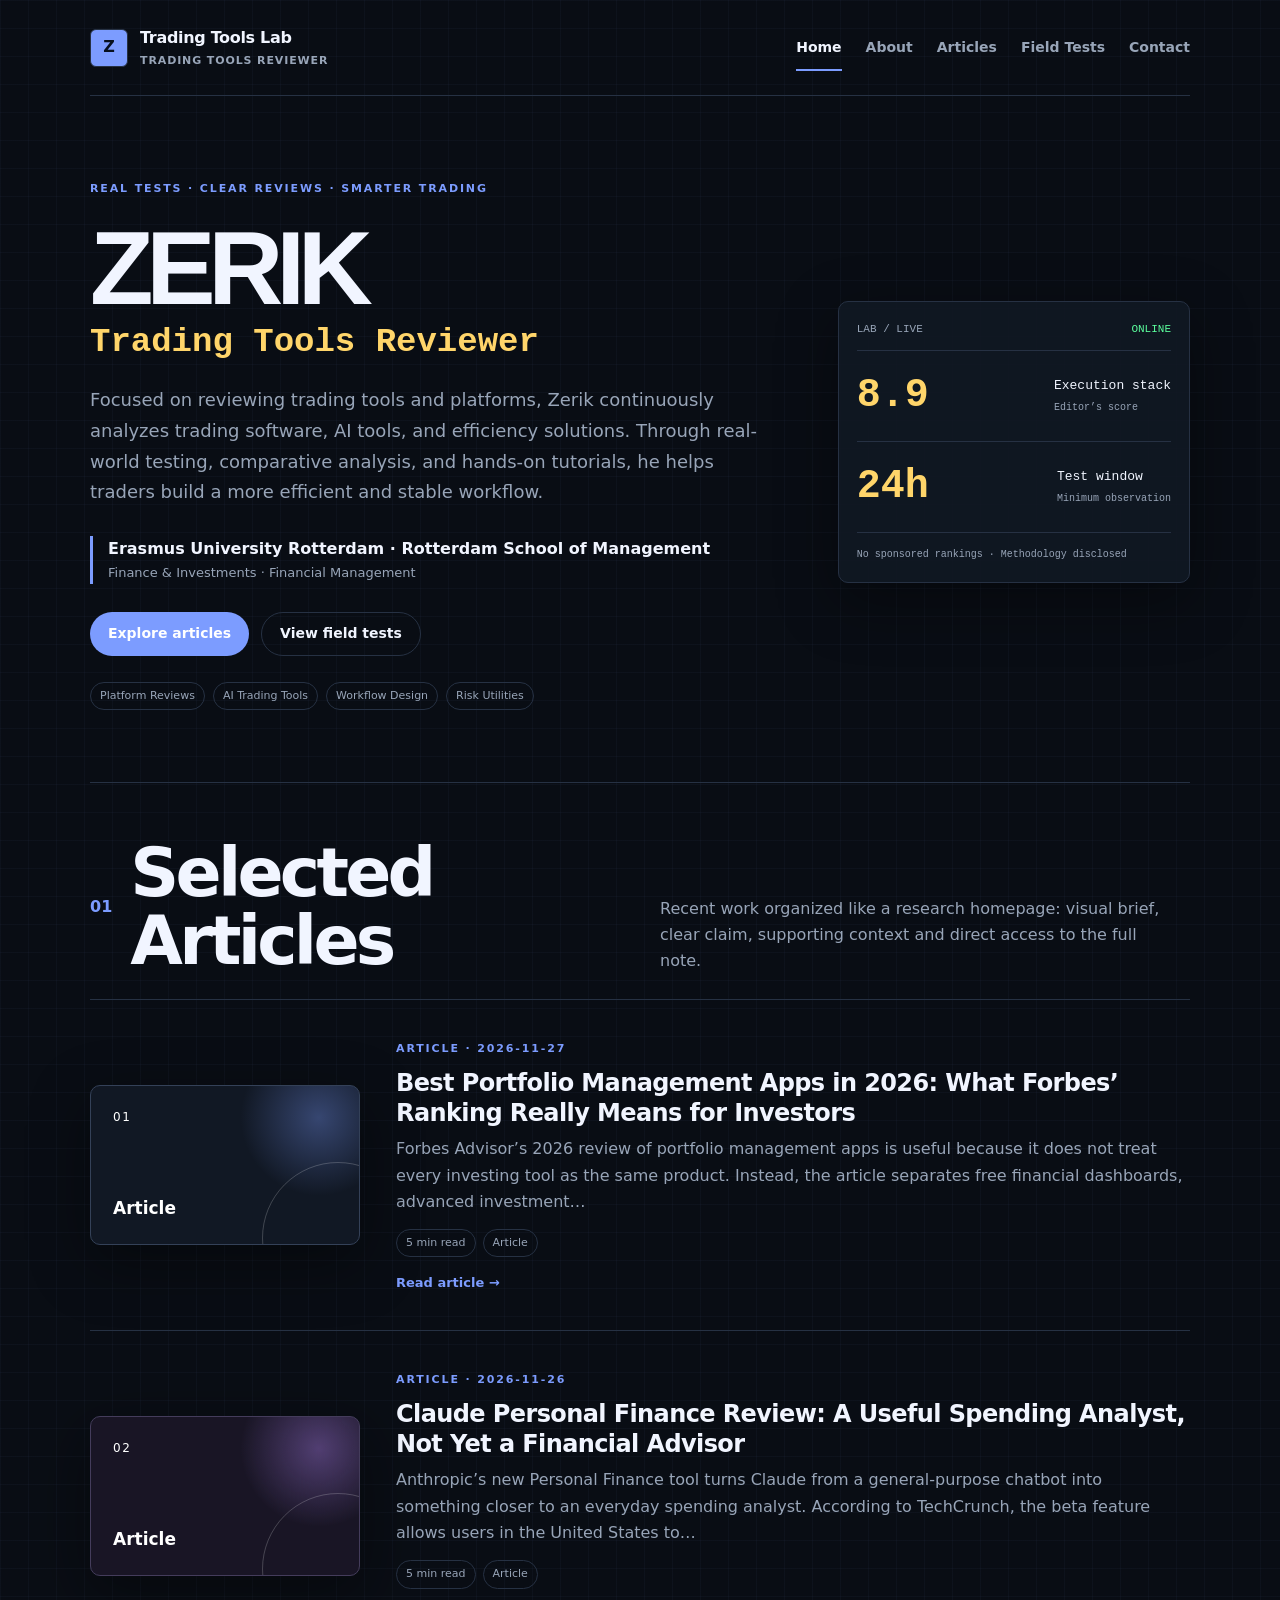
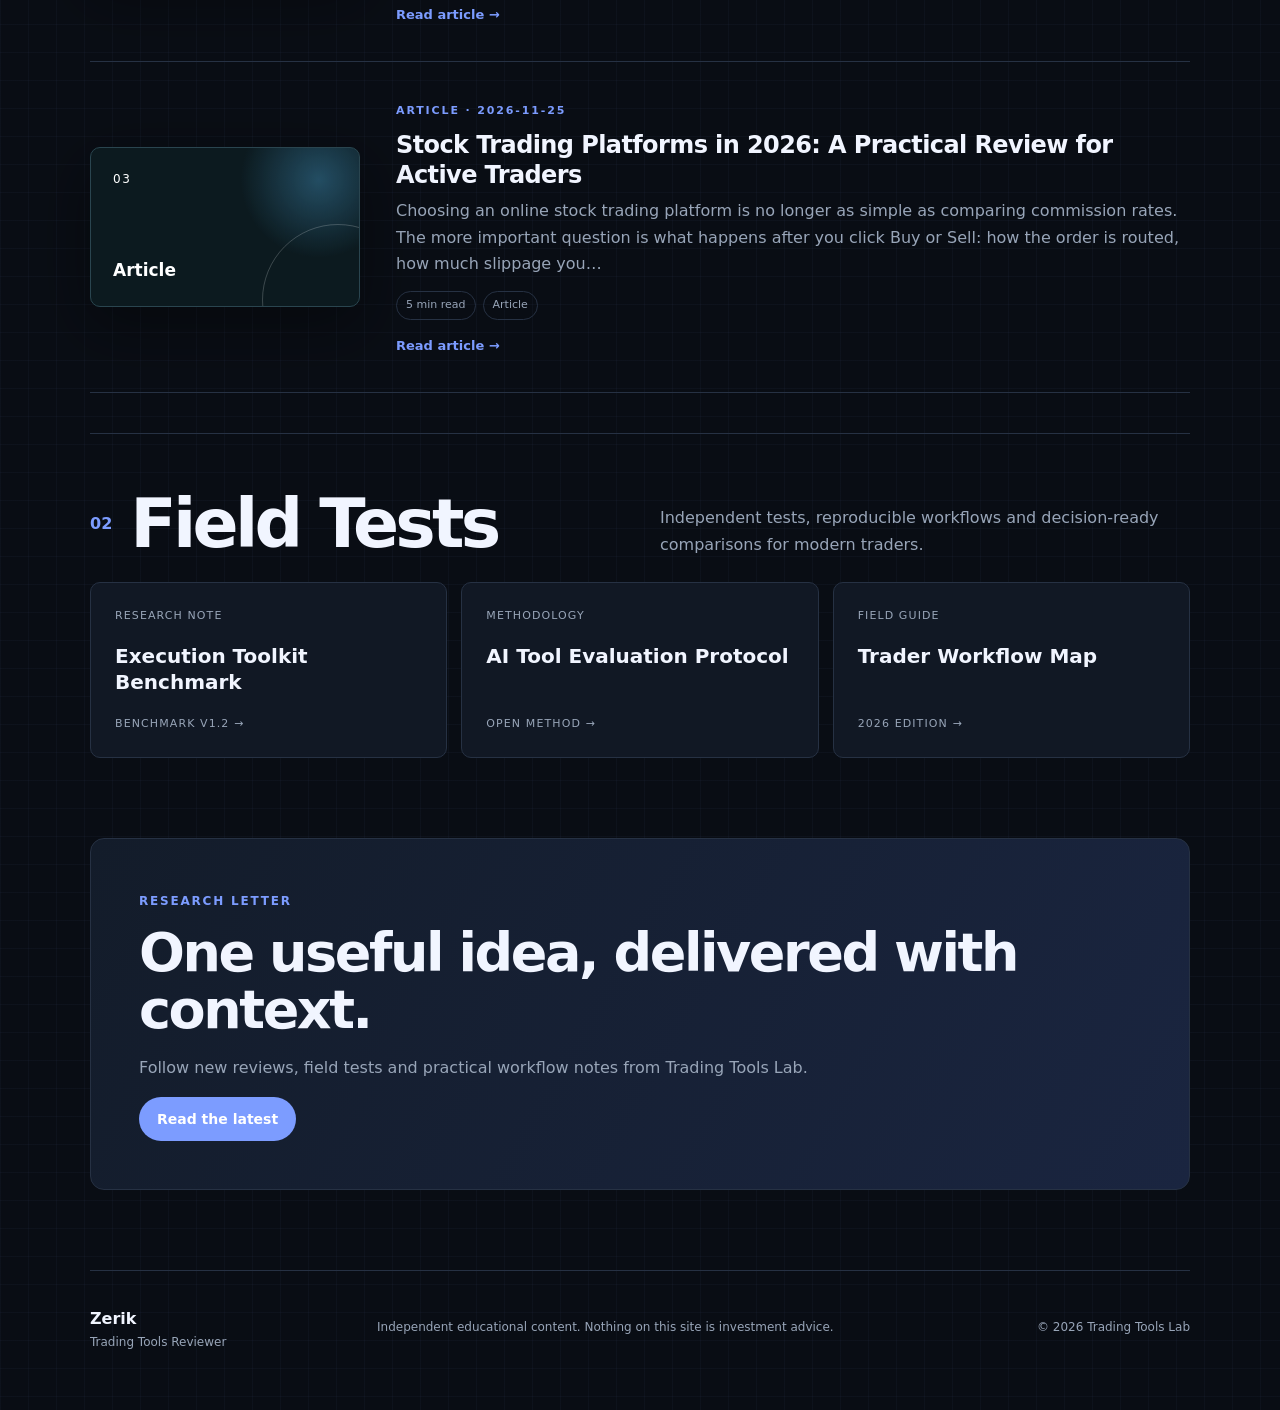
<file: index.html>
<!doctype html>
<html lang="en">
<head>
  <meta charset="utf-8">
  <meta name="viewport" content="width=device-width, initial-scale=1">
  <meta name="description" content="Zerik — Trading Tools Reviewer, articles and research.">
  <meta name="theme-color" content="#10141f">
  <link rel="icon" href="data:,">
  <title>Home · Zerik</title>
  <link rel="stylesheet" href="css/main.css">
  <link rel="stylesheet" href="css/theme.css">
  <link rel="stylesheet" href="css/responsive.css">
  <link rel="stylesheet" href="css/content.css">
  <script src="config.js"></script>
  <script src="js/main.js" defer></script>
</head>
<body class="theme-terminal">
  <a class="skip-link" href="#content">Skip to content</a>
  <div class="site-shell">
    <header class="site-header"><a class="brand" href="index.html"><span class="brand-mark">Z</span><span>Trading Tools Lab<small>Trading Tools Reviewer</small></span></a><button class="nav-toggle" aria-expanded="false" aria-label="Toggle navigation">Menu</button><nav><a href="index.html" aria-current="page">Home</a><a href="about.html">About</a><a href="articles.html">Articles</a><a href="research.html">Field Tests</a><a href="contact.html">Contact</a></nav></header>
    <main id="content"><section class="hero"><div class="hero-copy"><span class="kicker">REAL TESTS · CLEAR REVIEWS · SMARTER TRADING</span><p class="hero-name">Zerik</p><h1>Trading Tools Reviewer</h1><p class="lead">Focused on reviewing trading tools and platforms, Zerik continuously analyzes trading software, AI tools, and efficiency solutions. Through real-world testing, comparative analysis, and hands-on tutorials, he helps traders build a more efficient and stable workflow.</p><p class="school"><strong>Erasmus University Rotterdam · Rotterdam School of Management</strong><span>Finance & Investments · Financial Management</span></p><div class="hero-links"><a class="button" href="articles.html">Explore articles</a><a class="button ghost" href="research.html">View field tests</a></div><div class="topic-row"><span>Platform Reviews</span><span>AI Trading Tools</span><span>Workflow Design</span><span>Risk Utilities</span></div></div><aside class="hero-console" aria-label="Latest test scores"><div class="console-head"><span>LAB / LIVE</span><span class="pulse">ONLINE</span></div><div class="score-row"><b>8.9</b><span>Execution stack<br><small>Editor’s score</small></span></div><div class="score-row"><b>24h</b><span>Test window<br><small>Minimum observation</small></span></div><div class="console-foot">No sponsored rankings · Methodology disclosed</div></aside></section>
  <section class="section-intro"><div><span class="section-no">01</span><h2>Selected Articles</h2></div><p>Recent work organized like a research homepage: visual brief, clear claim, supporting context and direct access to the full note.</p></section>
  <section id="latest-articles" class="publication-list" data-article-list data-limit="3" aria-live="polite"><p class="loading">Loading recent articles…</p></section>
  <section class="section-intro compact"><div><span class="section-no">02</span><h2>Field Tests</h2></div><p>Independent tests, reproducible workflows and decision-ready comparisons for modern traders.</p></section>
  <section class="research-preview"><a href="research.html"><span>Research note</span><strong>Execution Toolkit Benchmark</strong><small>Benchmark v1.2 →</small></a><a href="research.html"><span>Methodology</span><strong>AI Tool Evaluation Protocol</strong><small>Open method →</small></a><a href="research.html"><span>Field guide</span><strong>Trader Workflow Map</strong><small>2026 edition →</small></a></section>
  <section class="newsletter"><span>Research letter</span><h2>One useful idea, delivered with context.</h2><p>Follow new reviews, field tests and practical workflow notes from Trading Tools Lab.</p><a class="button" href="articles.html">Read the latest</a></section><script src="js/content-loader.js" defer></script></main>
    <footer><div><strong>Zerik</strong><span>Trading Tools Reviewer</span></div><p>Independent educational content. Nothing on this site is investment advice.</p><p>© <span data-year></span> Trading Tools Lab</p></footer>
  </div>
</body>
</html>
</file>
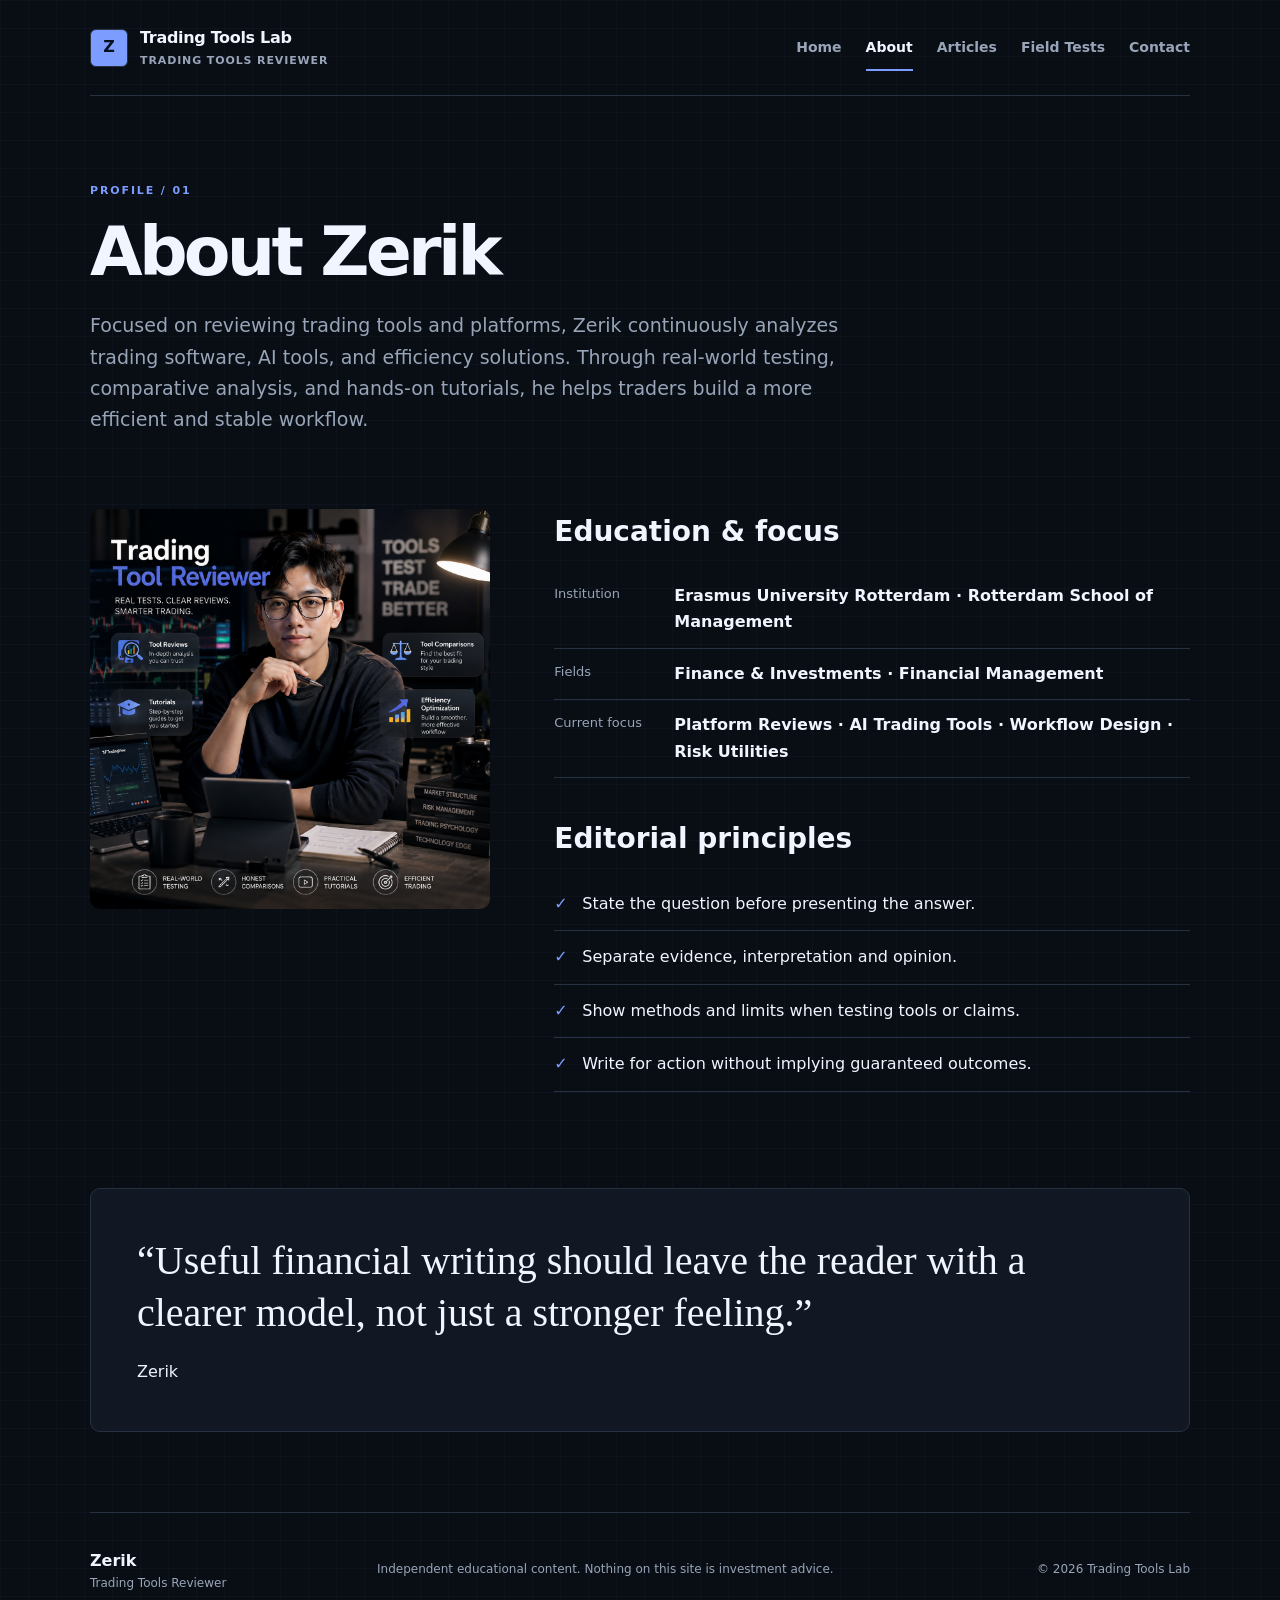
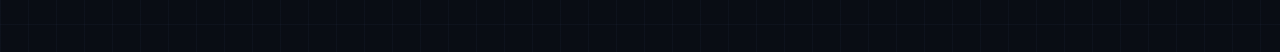
<file: about.html>
<!doctype html>
<html lang="en">
<head>
  <meta charset="utf-8">
  <meta name="viewport" content="width=device-width, initial-scale=1">
  <meta name="description" content="About Zerik, education, focus and editorial principles.">
  <meta name="theme-color" content="#10141f">
  <link rel="icon" href="data:,">
  <title>About · Zerik</title>
  <link rel="stylesheet" href="css/main.css">
  <link rel="stylesheet" href="css/theme.css">
  <link rel="stylesheet" href="css/responsive.css">
  <script src="config.js"></script>
  <script src="js/main.js" defer></script>
</head>
<body class="theme-terminal">
  <a class="skip-link" href="#content">Skip to content</a>
  <div class="site-shell">
    <header class="site-header"><a class="brand" href="index.html"><span class="brand-mark">Z</span><span>Trading Tools Lab<small>Trading Tools Reviewer</small></span></a><button class="nav-toggle" aria-expanded="false" aria-label="Toggle navigation">Menu</button><nav><a href="index.html">Home</a><a href="about.html" aria-current="page">About</a><a href="articles.html">Articles</a><a href="research.html">Field Tests</a><a href="contact.html">Contact</a></nav></header>
    <main id="content"><section class="page-hero"><span class="kicker">PROFILE / 01</span><h1>About Zerik</h1><p>Focused on reviewing trading tools and platforms, Zerik continuously analyzes trading software, AI tools, and efficiency solutions. Through real-world testing, comparative analysis, and hands-on tutorials, he helps traders build a more efficient and stable workflow.</p></section><section class="about-grid"><img src="assets/avatar.png" alt="Zerik profile visual"><div><h2>Education & focus</h2><dl><dt>Institution</dt><dd>Erasmus University Rotterdam · Rotterdam School of Management</dd><dt>Fields</dt><dd>Finance & Investments · Financial Management</dd><dt>Current focus</dt><dd>Platform Reviews · AI Trading Tools · Workflow Design · Risk Utilities</dd></dl><h2>Editorial principles</h2><ul class="principles"><li>State the question before presenting the answer.</li><li>Separate evidence, interpretation and opinion.</li><li>Show methods and limits when testing tools or claims.</li><li>Write for action without implying guaranteed outcomes.</li></ul></div></section><section class="quote"><p>“Useful financial writing should leave the reader with a clearer model, not just a stronger feeling.”</p><span>Zerik</span></section></main>
    <footer><div><strong>Zerik</strong><span>Trading Tools Reviewer</span></div><p>Independent educational content. Nothing on this site is investment advice.</p><p>© <span data-year></span> Trading Tools Lab</p></footer>
  </div>
</body>
</html>
</file>
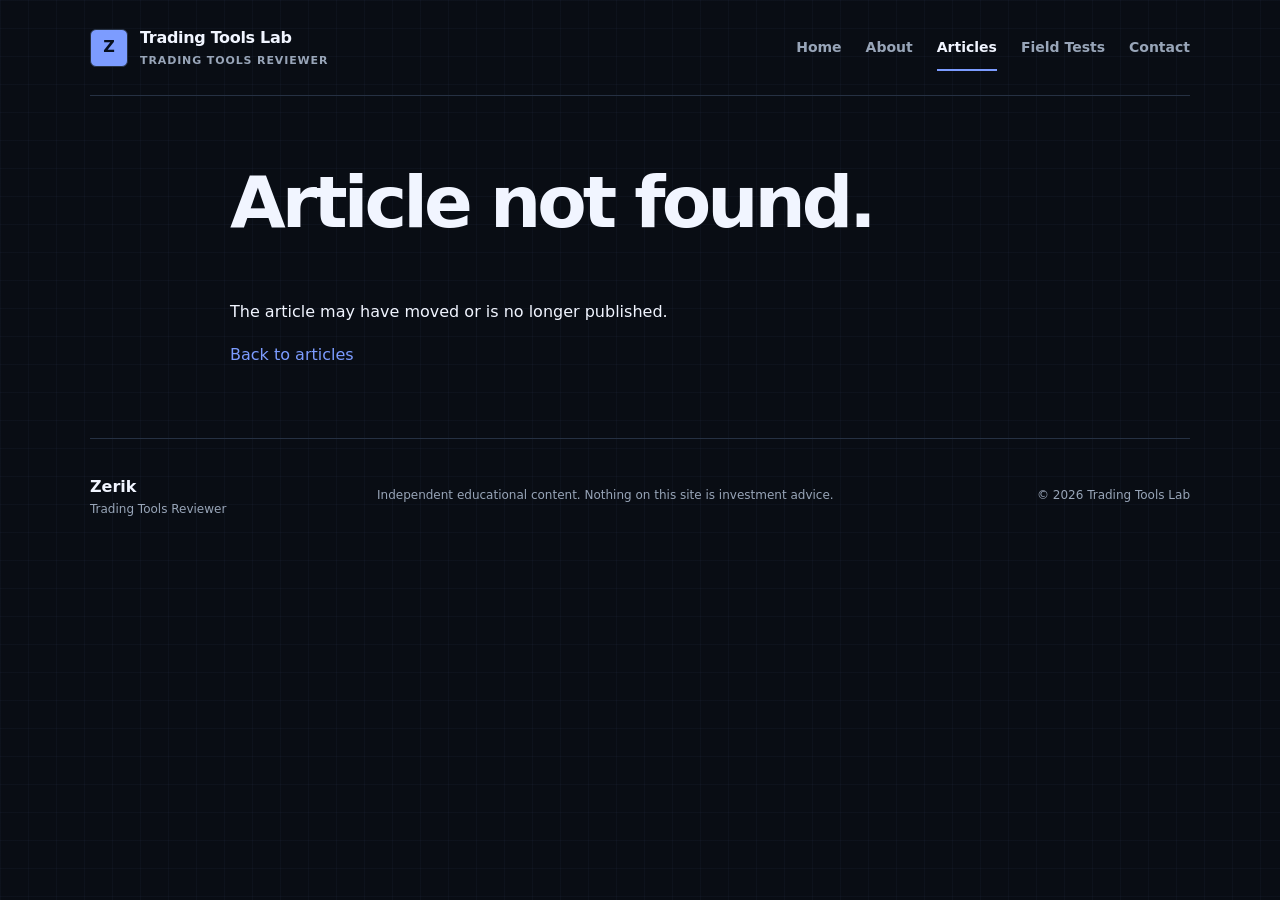
<file: article.html>
<!doctype html>
<html lang="en">
<head>
  <meta charset="utf-8">
  <meta name="viewport" content="width=device-width, initial-scale=1">
  <meta name="description" content="Zerik article.">
  <meta name="theme-color" content="#10141f">
  <link rel="icon" href="data:,">
  <title>Article · Zerik</title>
  <link rel="stylesheet" href="css/main.css">
  <link rel="stylesheet" href="css/theme.css">
  <link rel="stylesheet" href="css/responsive.css">
  <link rel="stylesheet" href="css/content.css">
  <script src="config.js"></script>
  <script src="js/main.js" defer></script>
</head>
<body class="theme-terminal">
  <a class="skip-link" href="#content">Skip to content</a>
  <div class="site-shell">
    <header class="site-header"><a class="brand" href="index.html"><span class="brand-mark">Z</span><span>Trading Tools Lab<small>Trading Tools Reviewer</small></span></a><button class="nav-toggle" aria-expanded="false" aria-label="Toggle navigation">Menu</button><nav><a href="index.html">Home</a><a href="about.html">About</a><a href="articles.html" aria-current="page">Articles</a><a href="research.html">Field Tests</a><a href="contact.html">Contact</a></nav></header>
    <main id="content"><article id="article-detail" class="article-detail"><p class="loading">Loading article data…</p></article><script src="js/article.js" defer></script></main>
    <footer><div><strong>Zerik</strong><span>Trading Tools Reviewer</span></div><p>Independent educational content. Nothing on this site is investment advice.</p><p>© <span data-year></span> Trading Tools Lab</p></footer>
  </div>
</body>
</html>
</file>
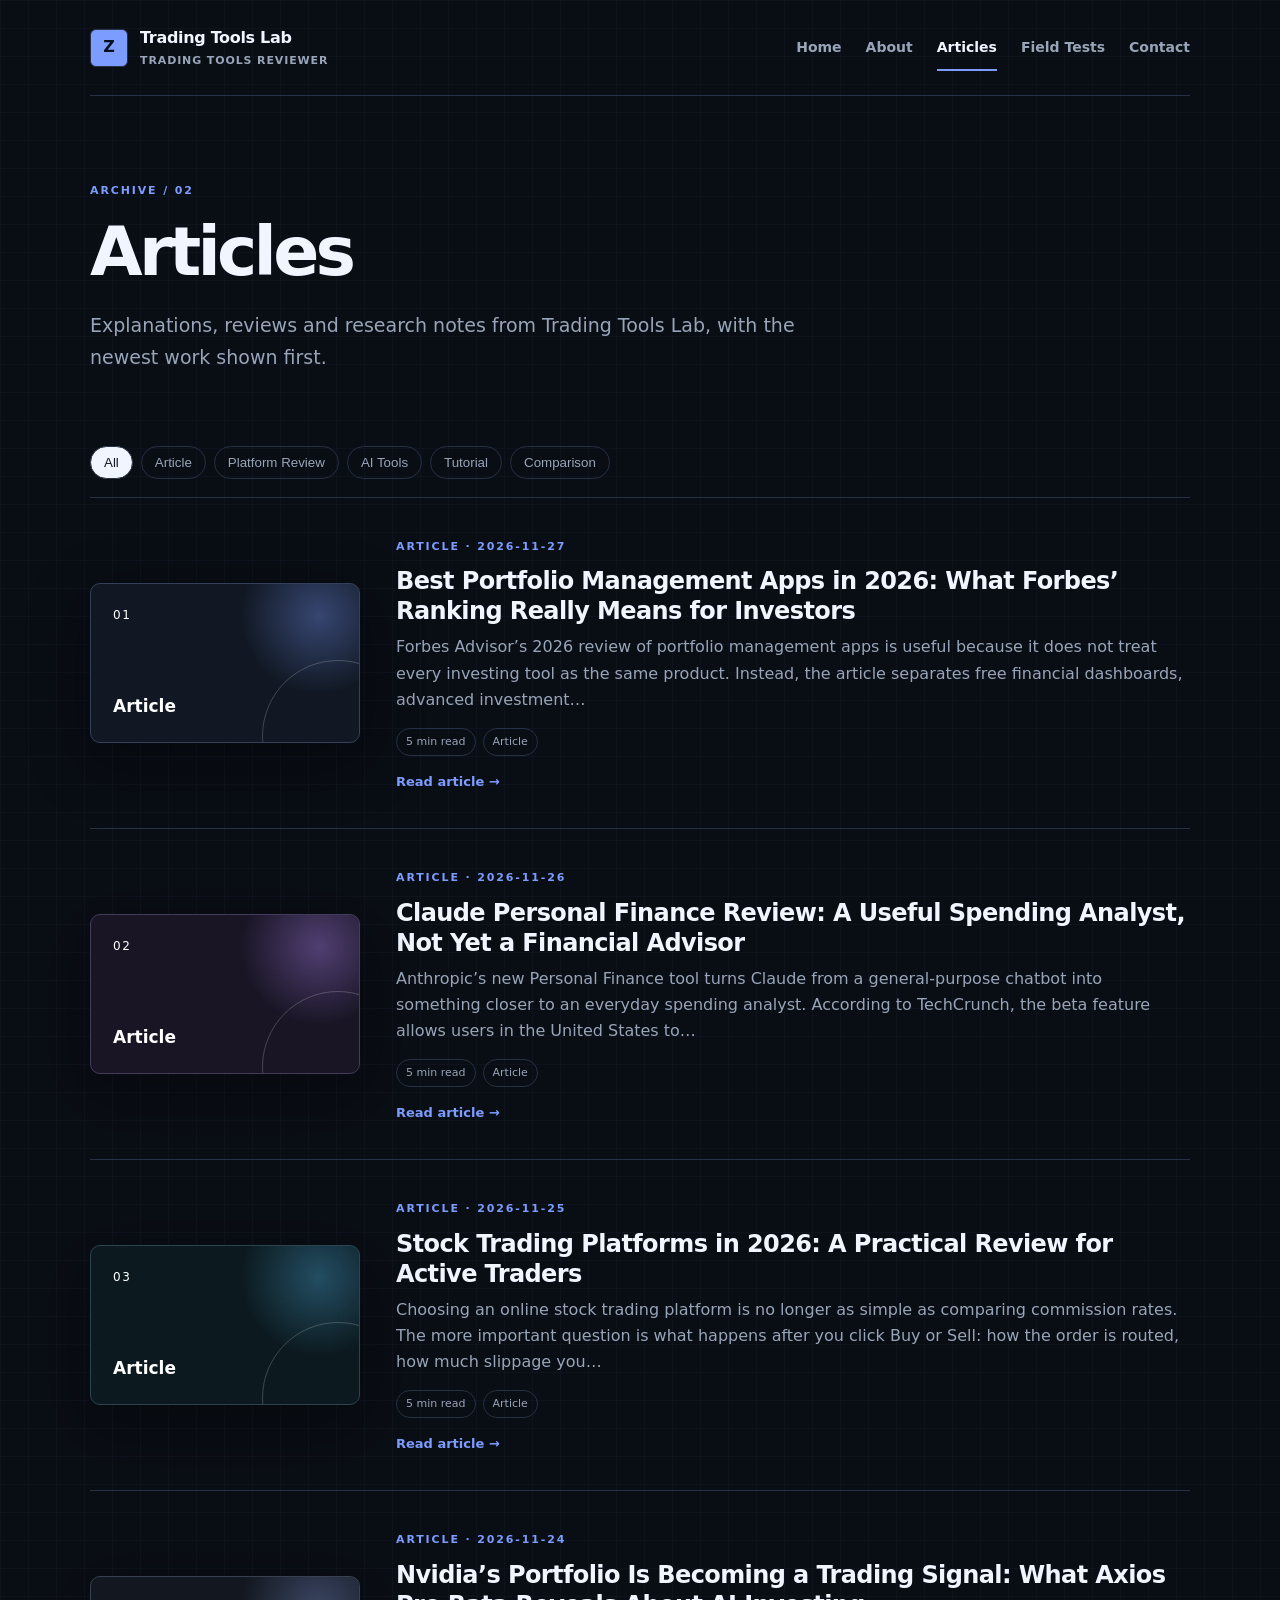
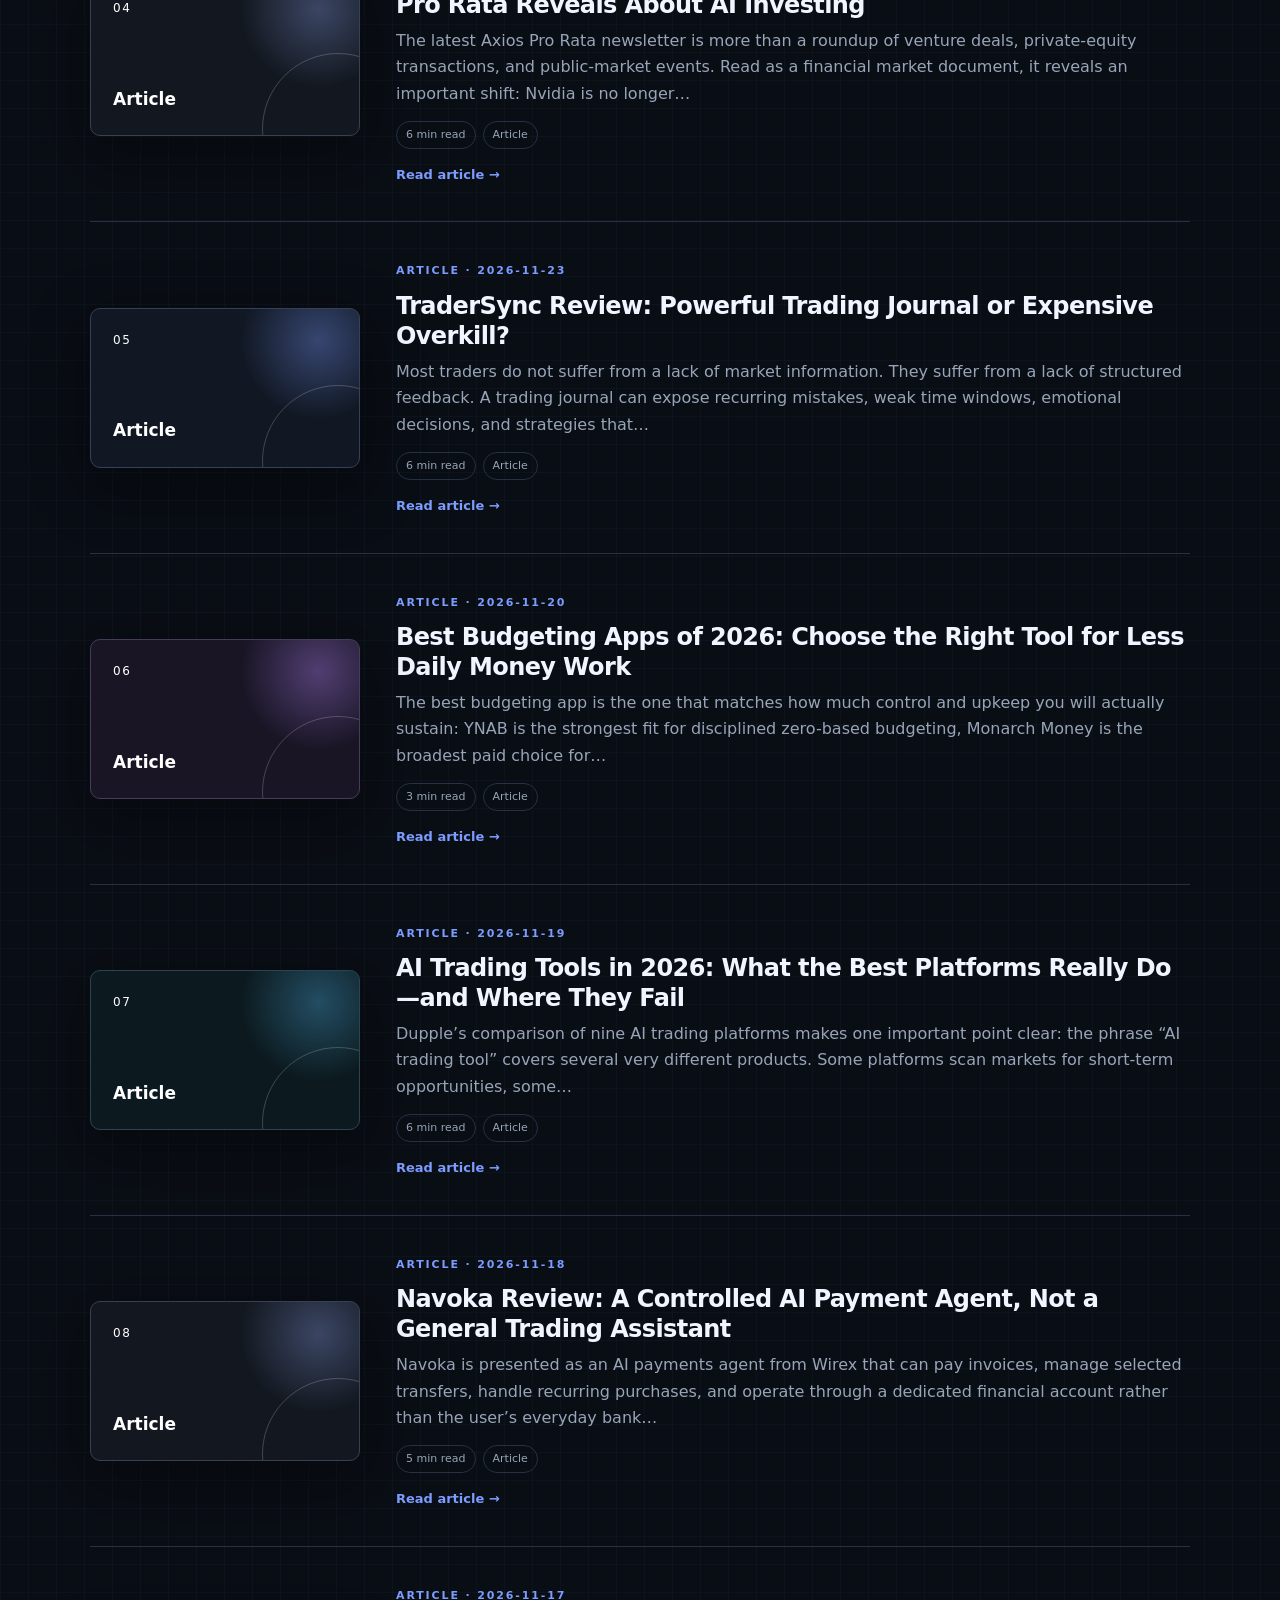
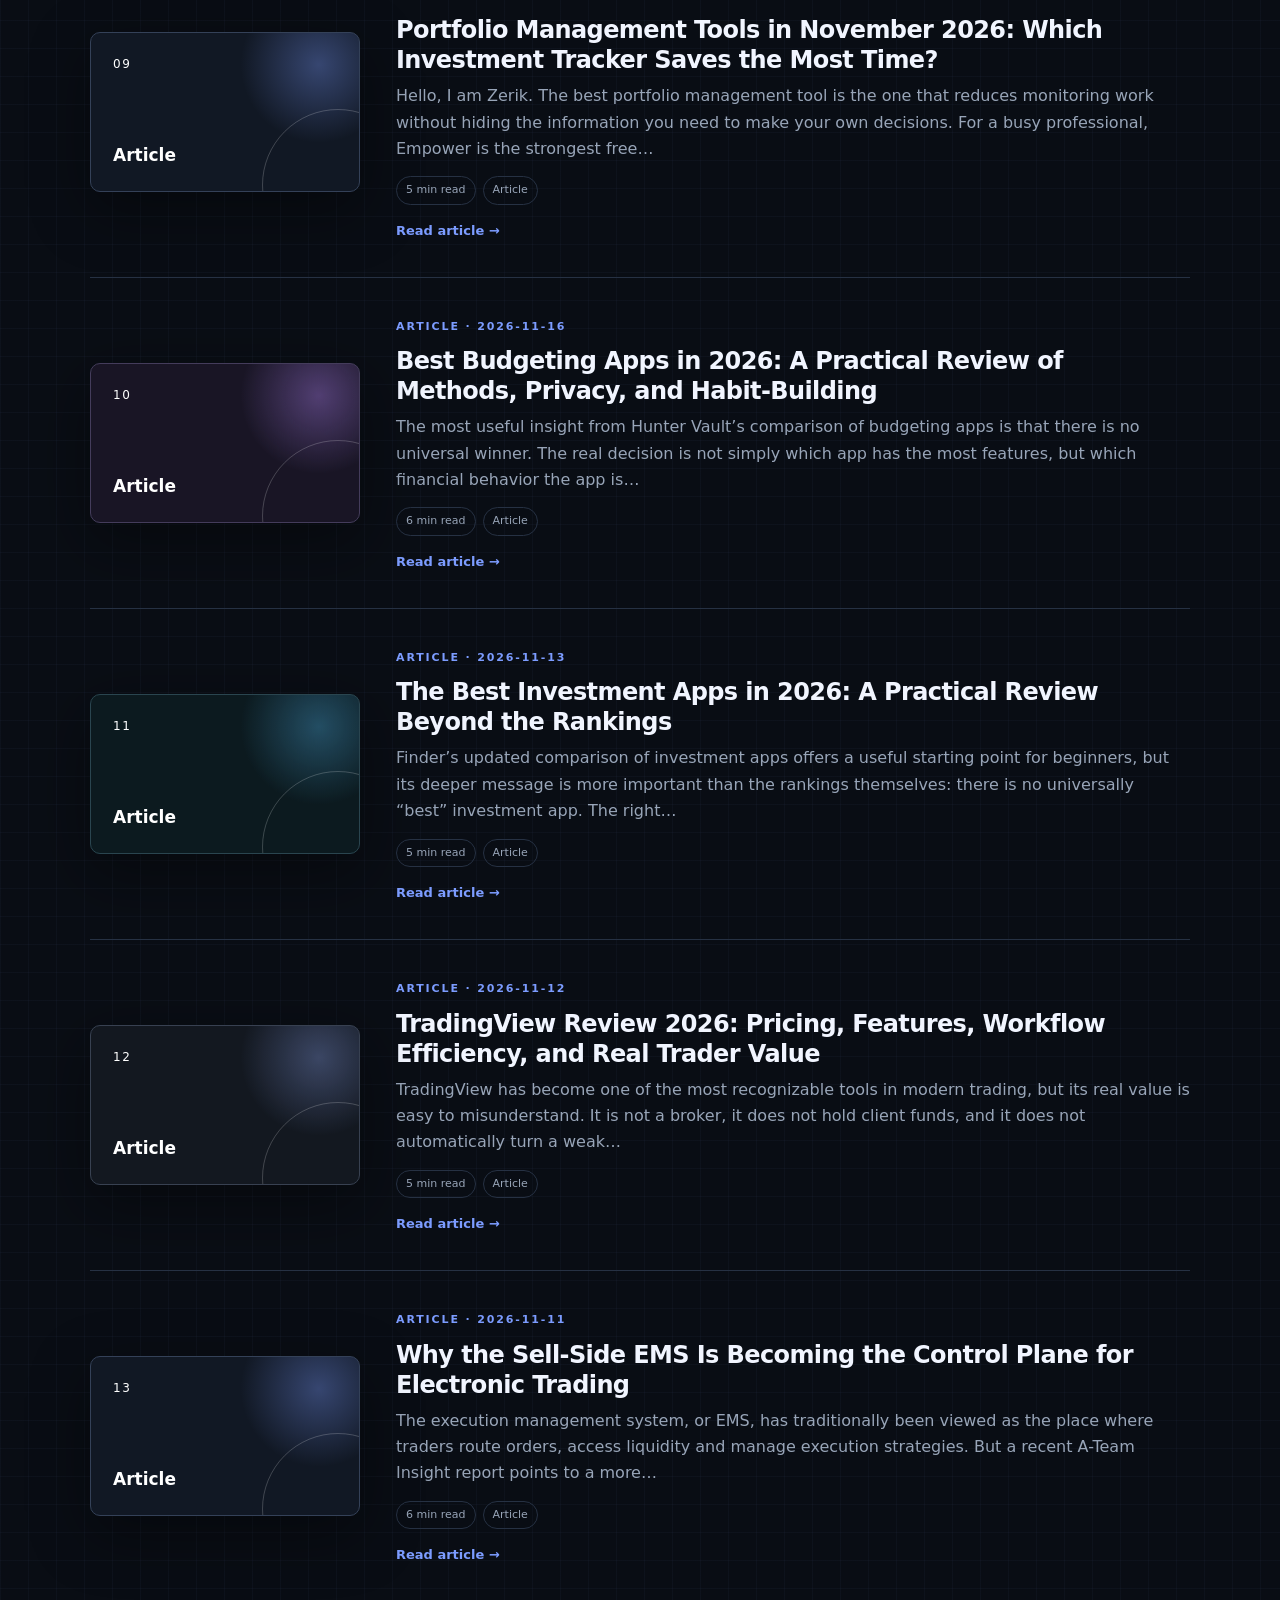
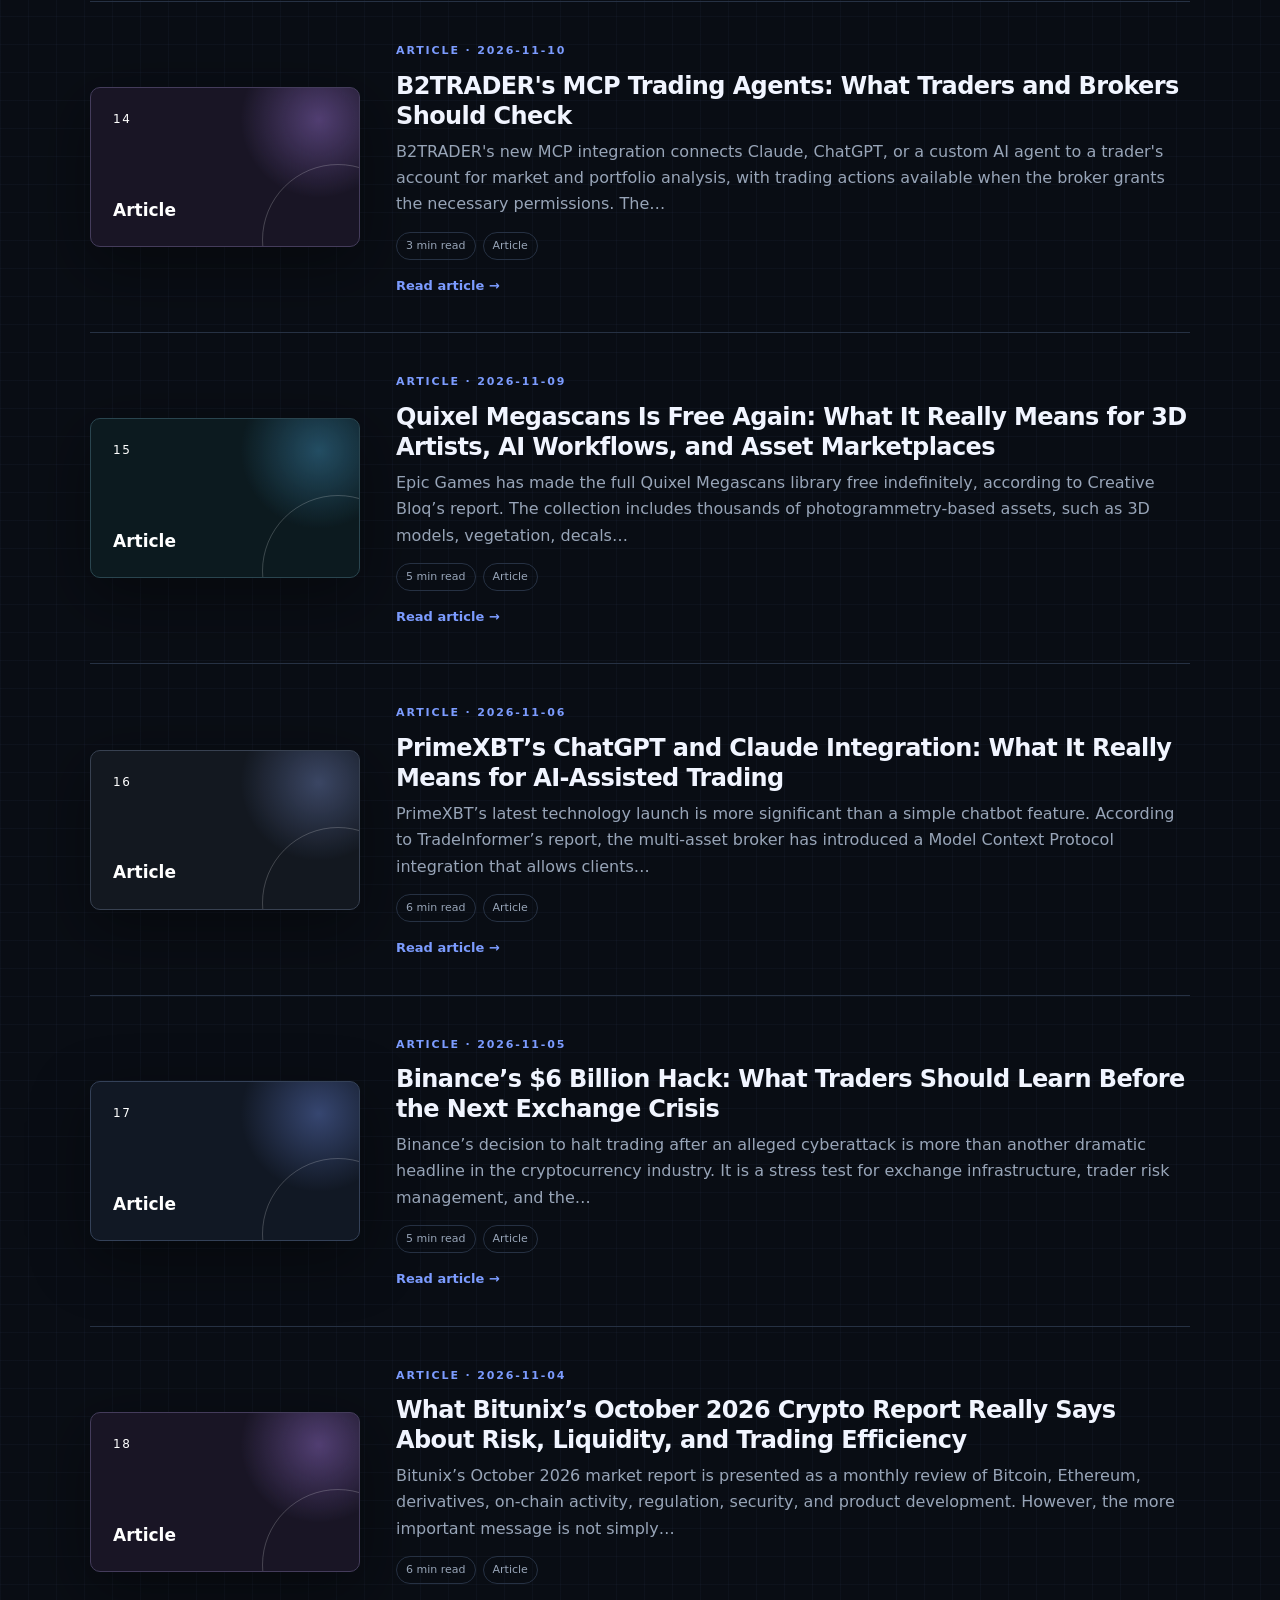
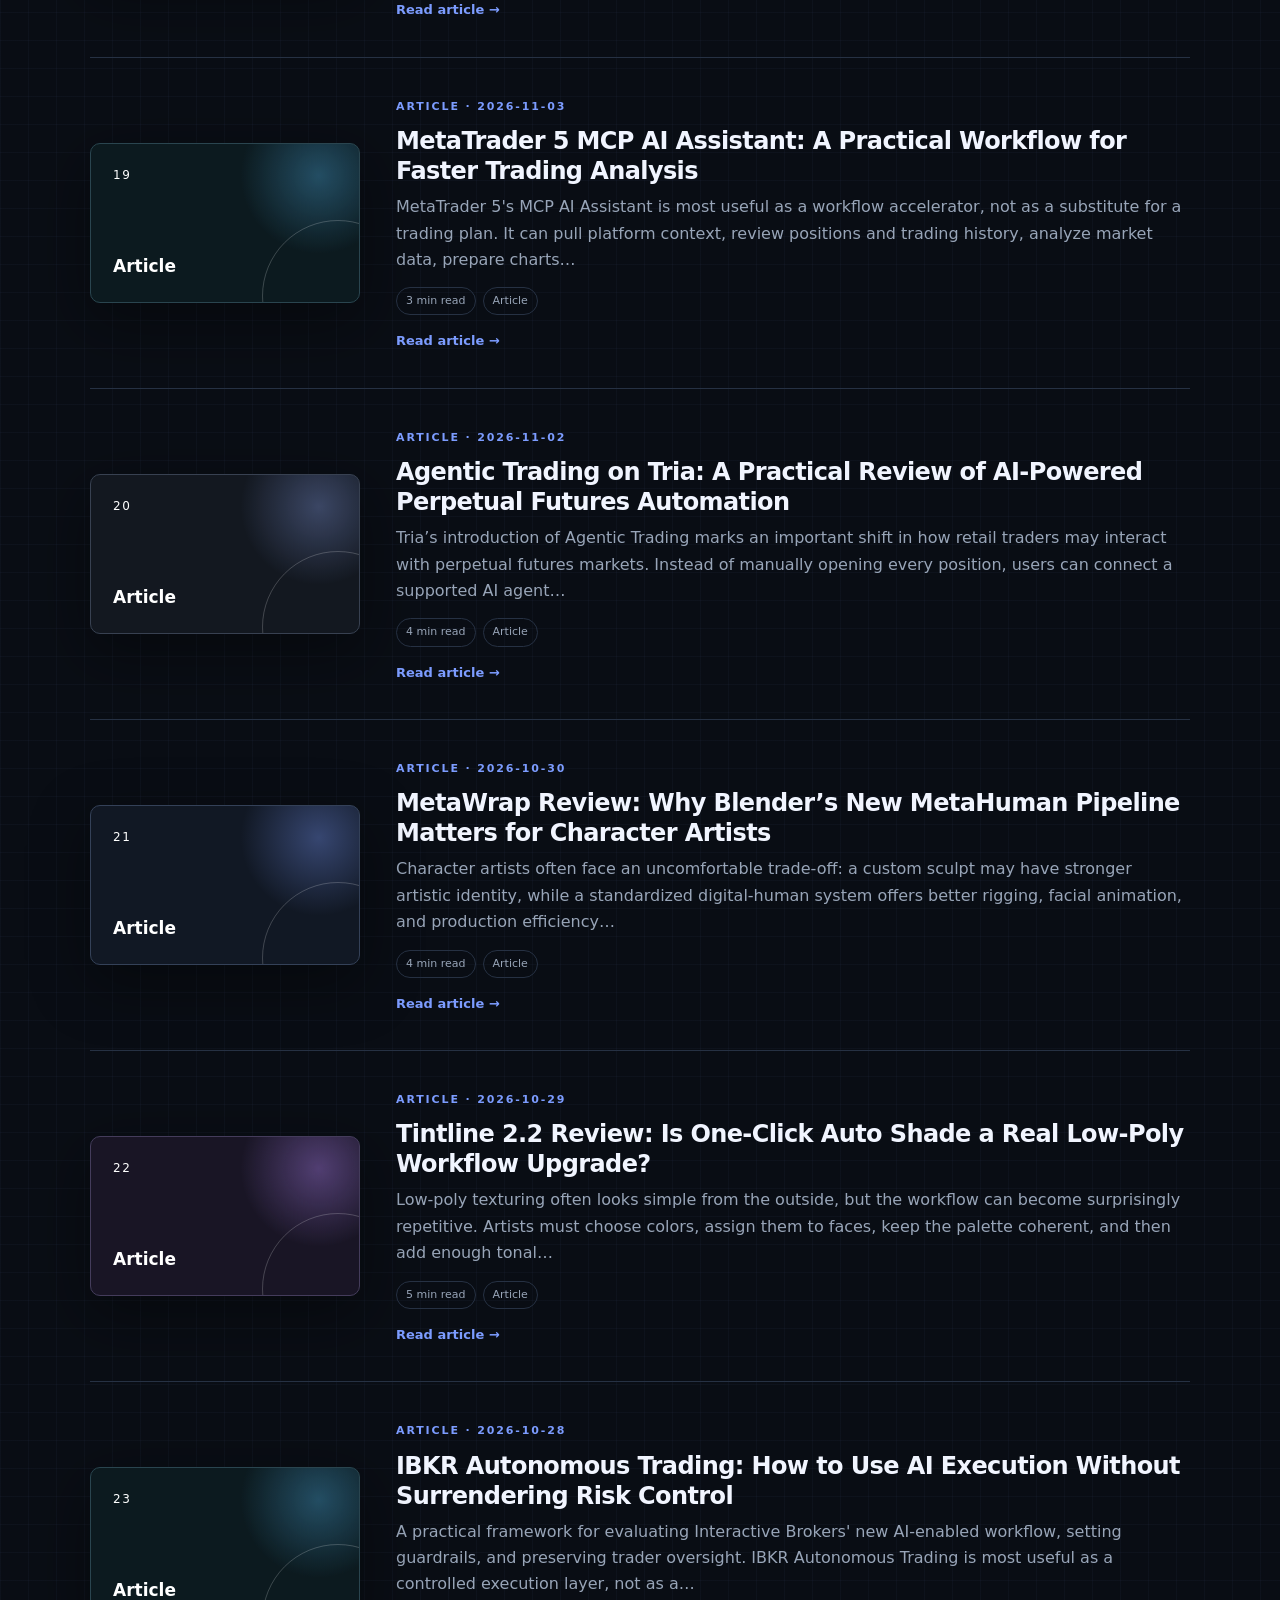
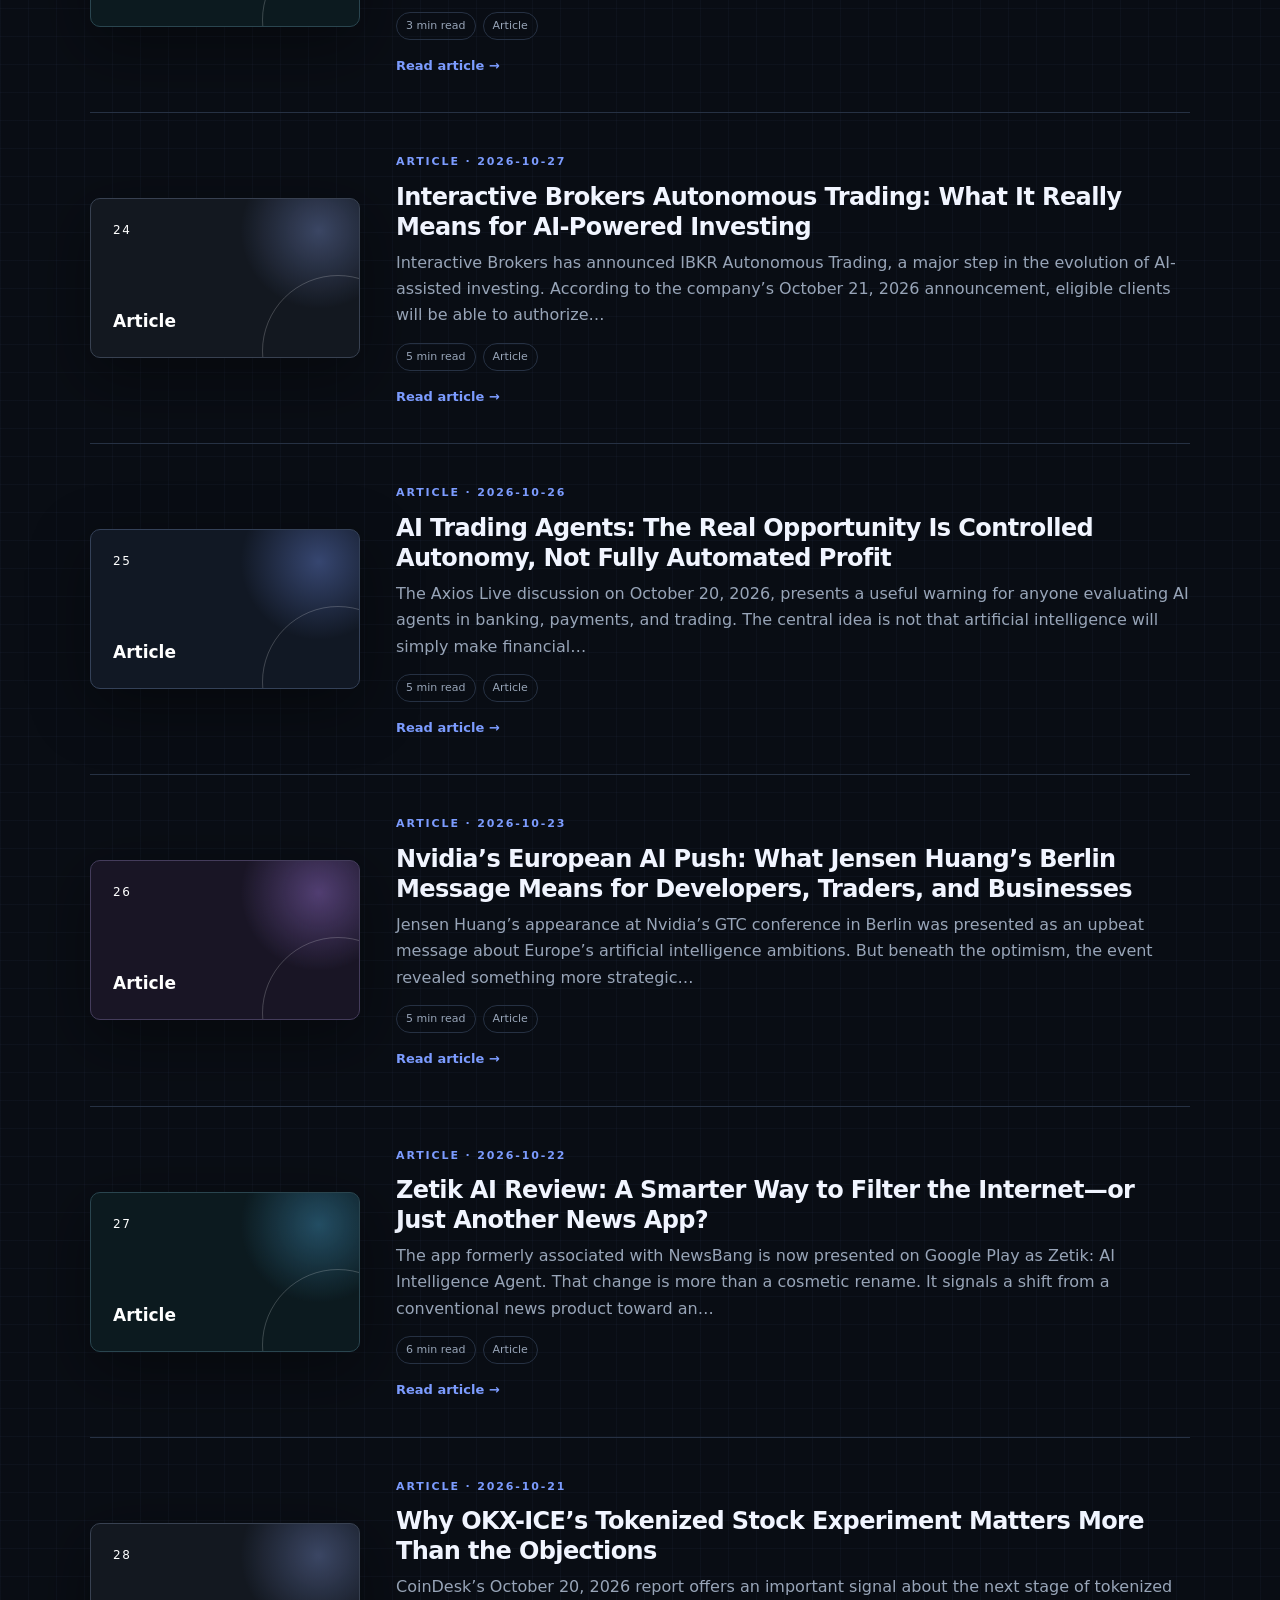
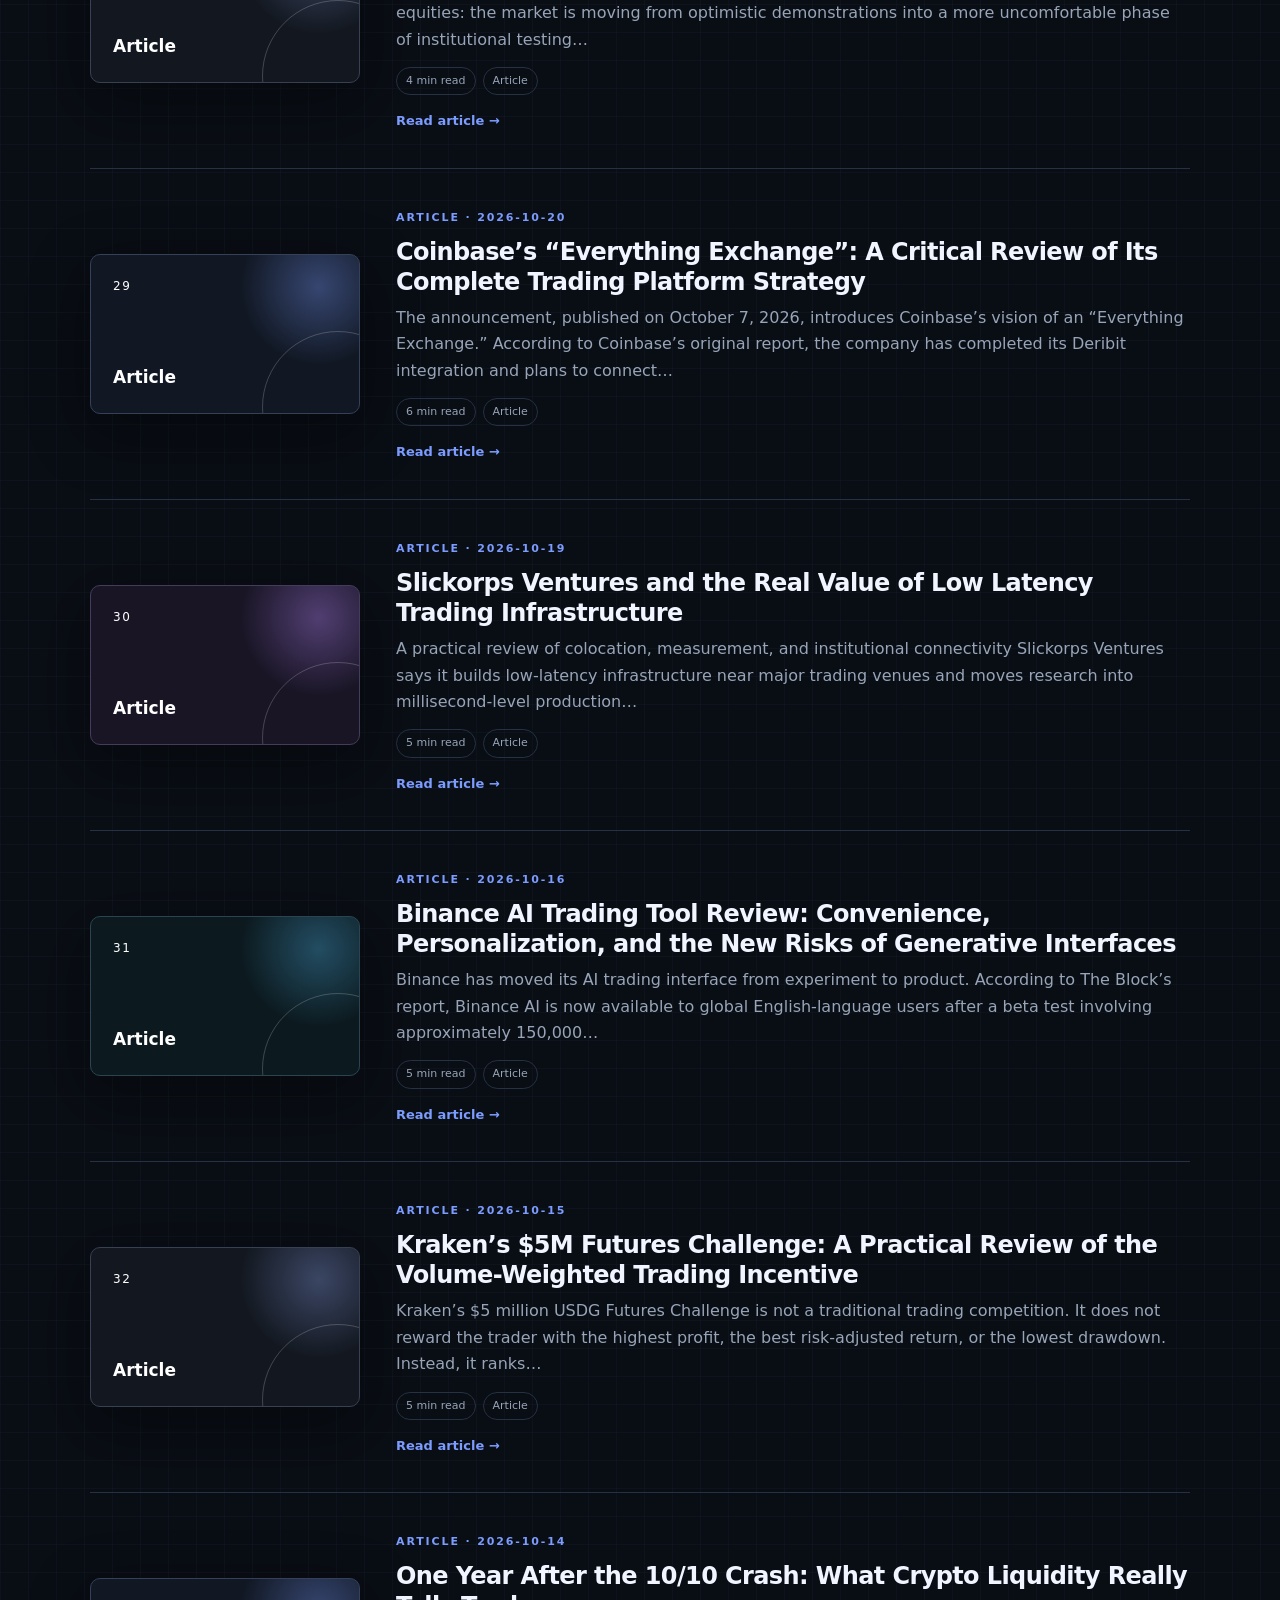
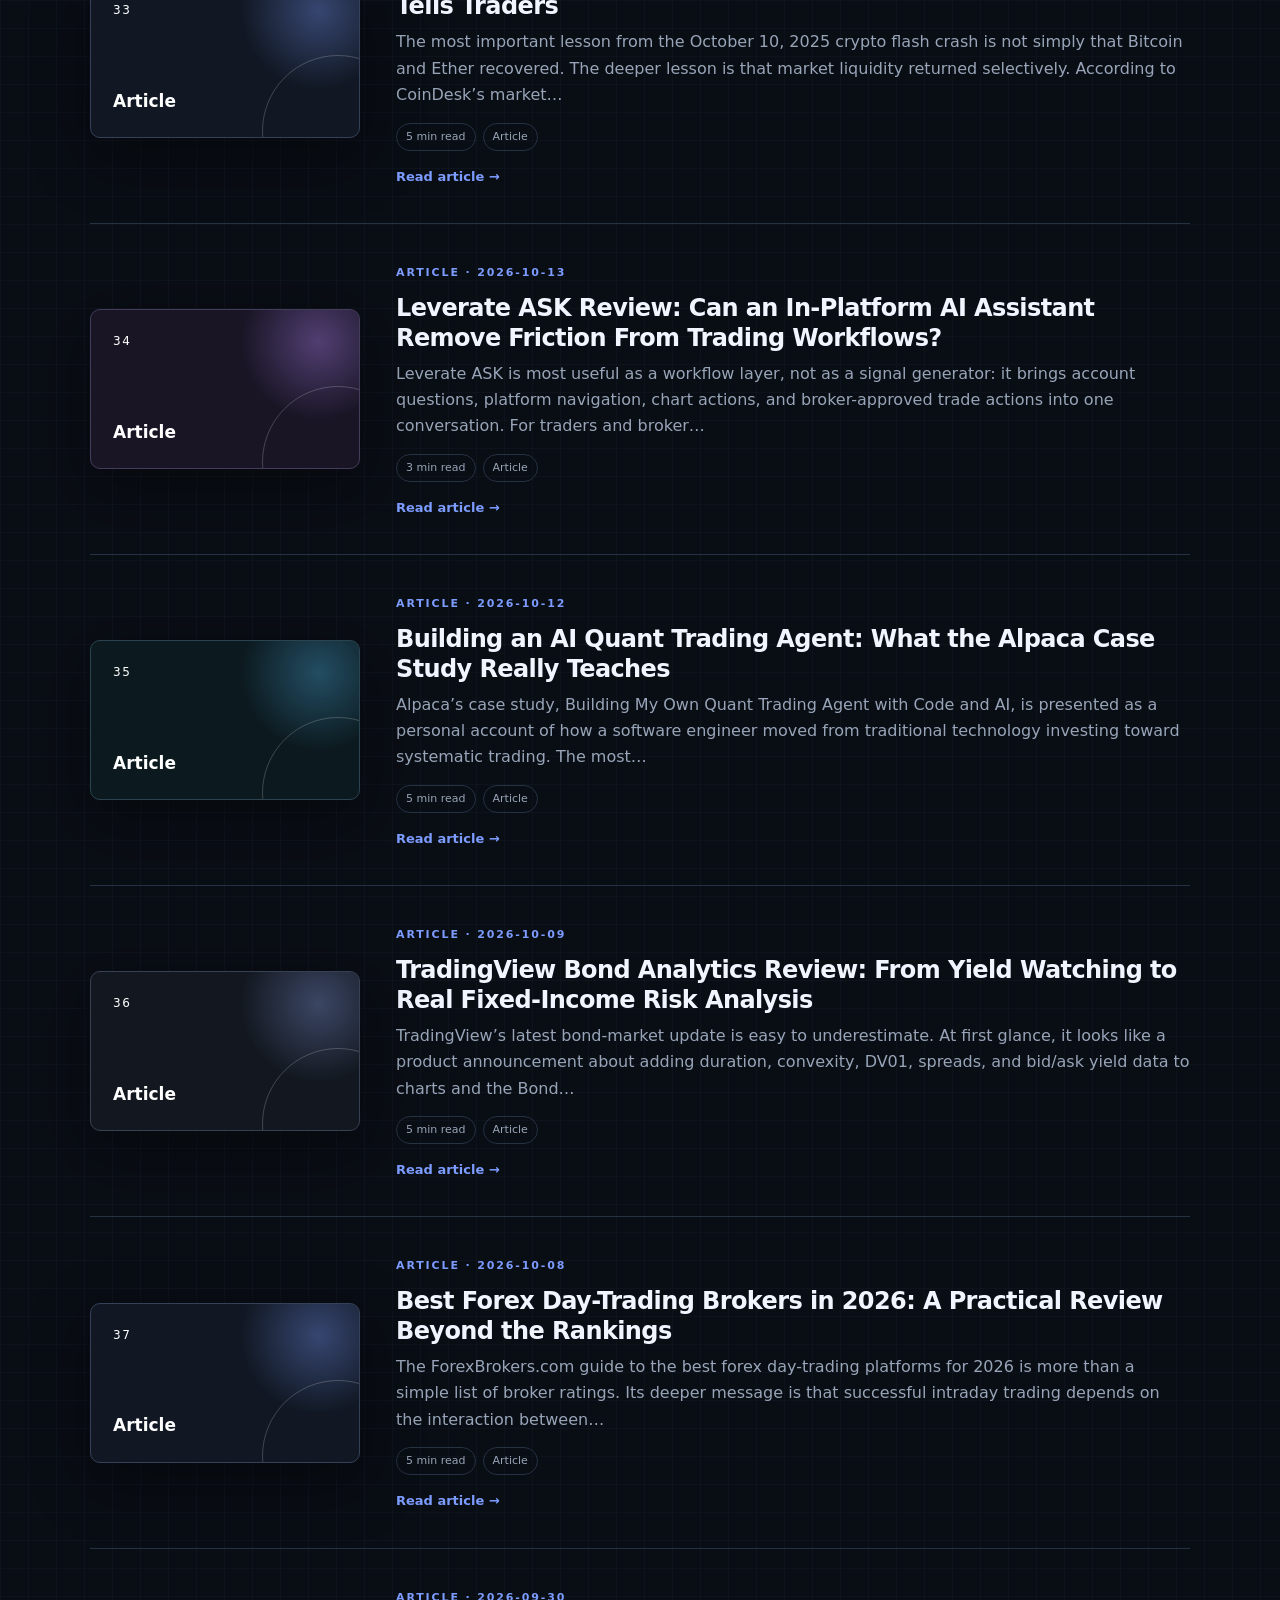
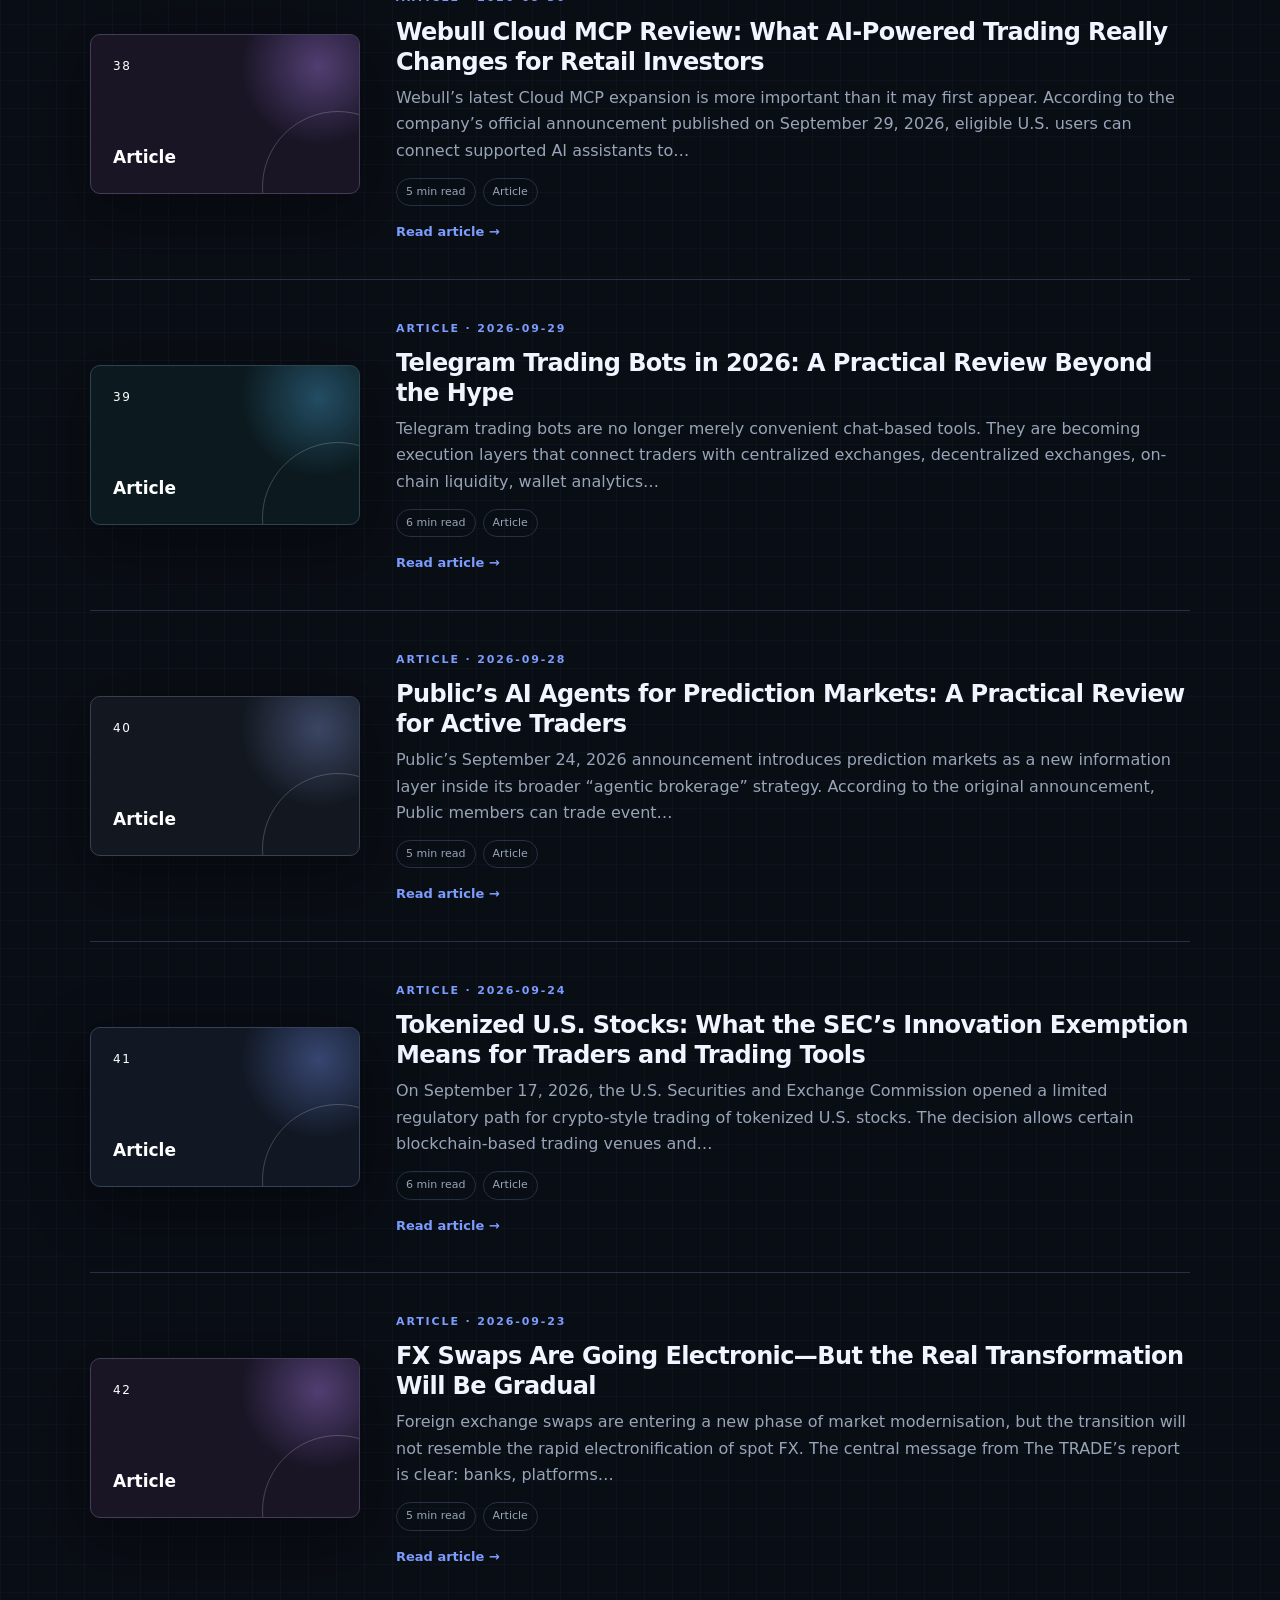
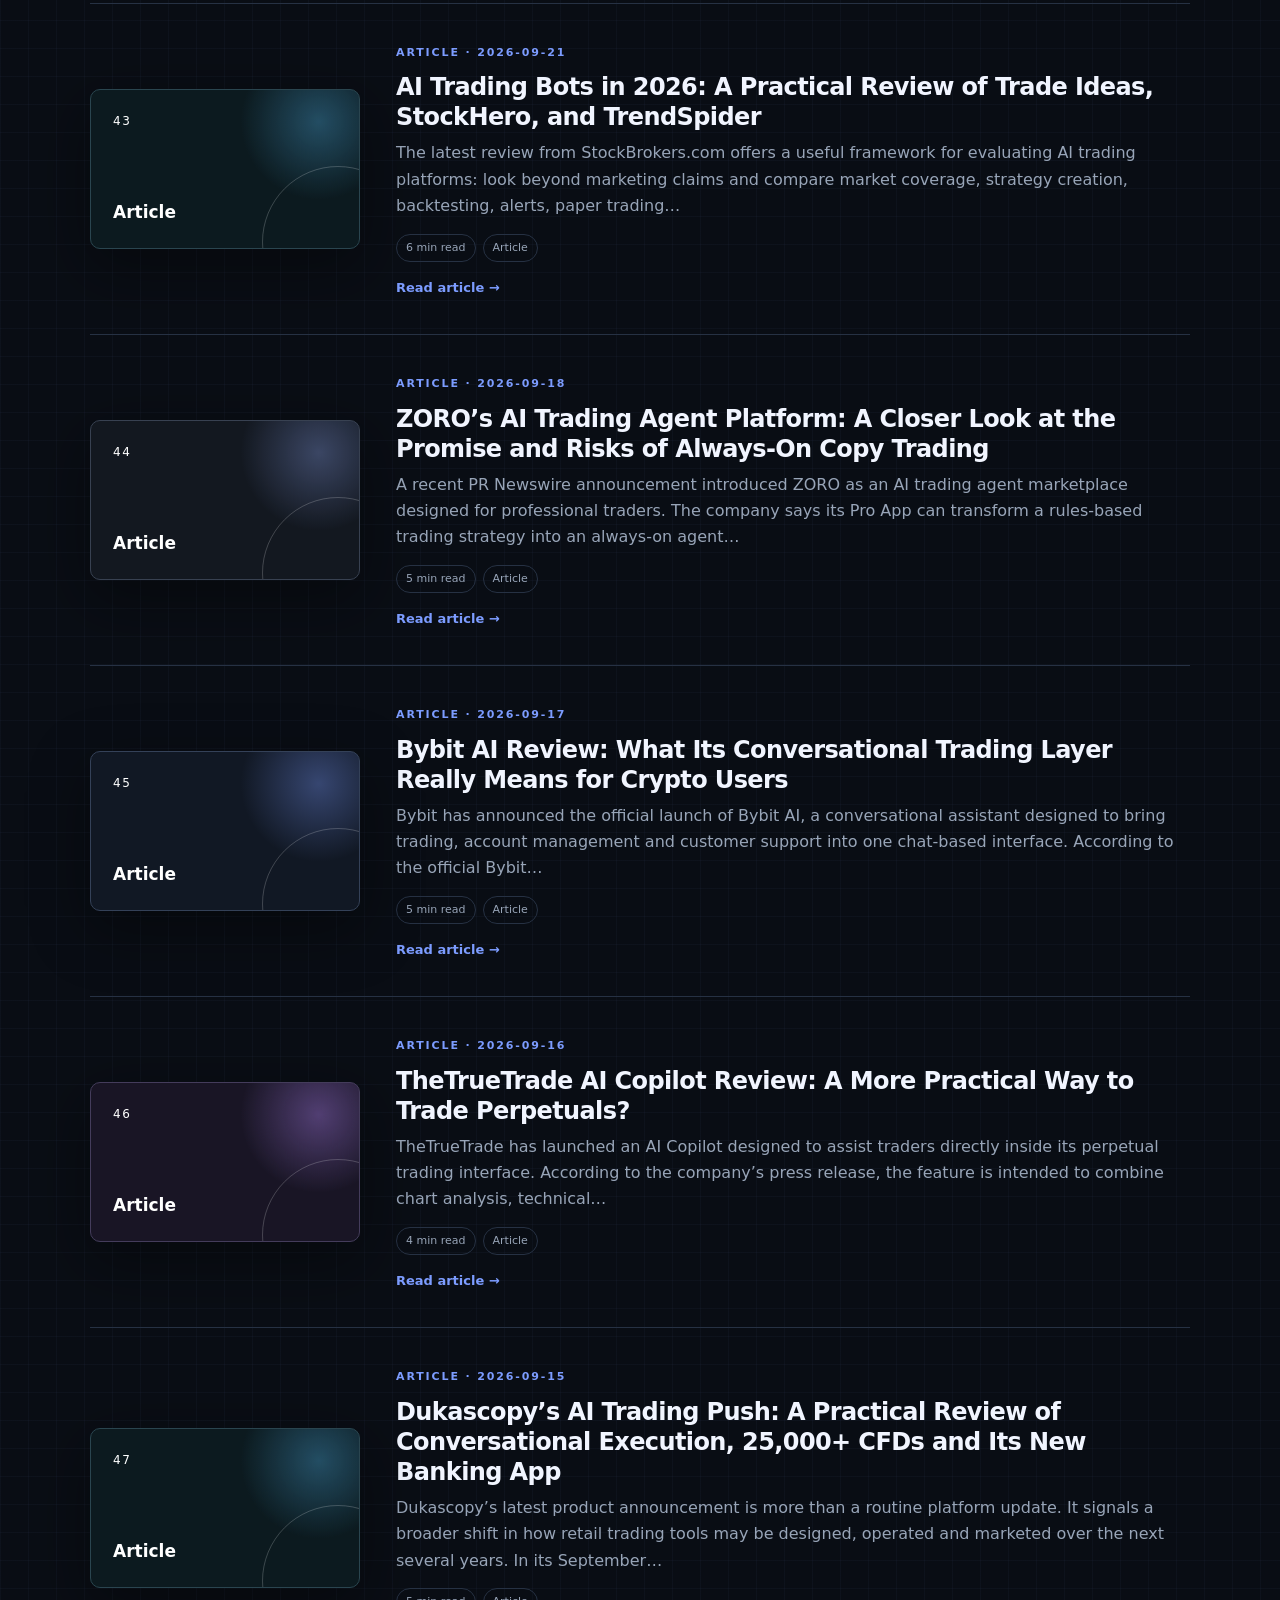
<file: articles.html>
<!doctype html>
<html lang="en">
<head>
  <meta charset="utf-8">
  <meta name="viewport" content="width=device-width, initial-scale=1">
  <meta name="description" content="Zerik's article archive.">
  <meta name="theme-color" content="#10141f">
  <link rel="icon" href="data:,">
  <title>Articles · Zerik</title>
  <link rel="stylesheet" href="css/main.css">
  <link rel="stylesheet" href="css/theme.css">
  <link rel="stylesheet" href="css/responsive.css">
  <link rel="stylesheet" href="css/content.css">
  <script src="config.js"></script>
  <script src="js/main.js" defer></script>
</head>
<body class="theme-terminal">
  <a class="skip-link" href="#content">Skip to content</a>
  <div class="site-shell">
    <header class="site-header"><a class="brand" href="index.html"><span class="brand-mark">Z</span><span>Trading Tools Lab<small>Trading Tools Reviewer</small></span></a><button class="nav-toggle" aria-expanded="false" aria-label="Toggle navigation">Menu</button><nav><a href="index.html">Home</a><a href="about.html">About</a><a href="articles.html" aria-current="page">Articles</a><a href="research.html">Field Tests</a><a href="contact.html">Contact</a></nav></header>
    <main id="content"><section class="page-hero"><span class="kicker">ARCHIVE / 02</span><h1>Articles</h1><p>Explanations, reviews and research notes from Trading Tools Lab, with the newest work shown first.</p></section><div id="article-filters" class="filter-row" aria-label="Filter articles by category"></div><section id="article-list" class="publication-list" data-article-list aria-live="polite"><p class="loading">Loading articles…</p></section><noscript><p>JavaScript is required to load the article archive.</p></noscript><script src="js/content-loader.js" defer></script></main>
    <footer><div><strong>Zerik</strong><span>Trading Tools Reviewer</span></div><p>Independent educational content. Nothing on this site is investment advice.</p><p>© <span data-year></span> Trading Tools Lab</p></footer>
  </div>
</body>
</html>
</file>
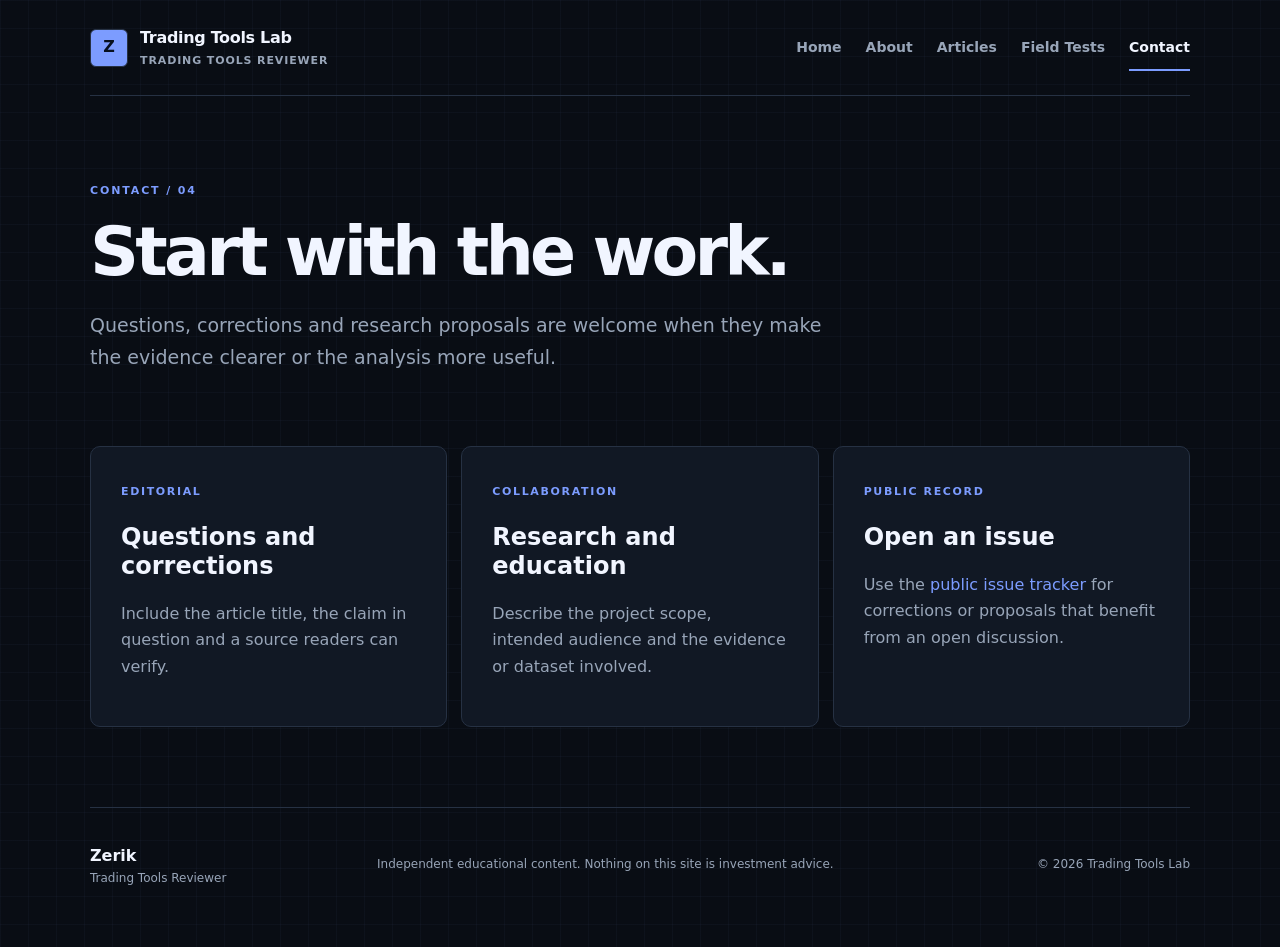
<file: contact.html>
<!doctype html>
<html lang="en">
<head>
  <meta charset="utf-8">
  <meta name="viewport" content="width=device-width, initial-scale=1">
  <meta name="description" content="Contact and collaboration information for Zerik.">
  <meta name="theme-color" content="#10141f">
  <link rel="icon" href="data:,">
  <title>Contact · Zerik</title>
  <link rel="stylesheet" href="css/main.css">
  <link rel="stylesheet" href="css/theme.css">
  <link rel="stylesheet" href="css/responsive.css">
  <script src="config.js"></script>
  <script src="js/main.js" defer></script>
</head>
<body class="theme-terminal">
  <a class="skip-link" href="#content">Skip to content</a>
  <div class="site-shell">
    <header class="site-header"><a class="brand" href="index.html"><span class="brand-mark">Z</span><span>Trading Tools Lab<small>Trading Tools Reviewer</small></span></a><button class="nav-toggle" aria-expanded="false" aria-label="Toggle navigation">Menu</button><nav><a href="index.html">Home</a><a href="about.html">About</a><a href="articles.html">Articles</a><a href="research.html">Field Tests</a><a href="contact.html" aria-current="page">Contact</a></nav></header>
    <main id="content"><section class="page-hero"><span class="kicker">CONTACT / 04</span><h1>Start with the work.</h1><p>Questions, corrections and research proposals are welcome when they make the evidence clearer or the analysis more useful.</p></section><section class="contact-grid"><div><span>Editorial</span><h2>Questions and corrections</h2><p>Include the article title, the claim in question and a source readers can verify.</p></div><div><span>Collaboration</span><h2>Research and education</h2><p>Describe the project scope, intended audience and the evidence or dataset involved.</p></div><div><span>Public record</span><h2>Open an issue</h2><p>Use the <a href="https://github.com/trading-tools-lab/github.io/issues">public issue tracker</a> for corrections or proposals that benefit from an open discussion.</p></div></section></main>
    <footer><div><strong>Zerik</strong><span>Trading Tools Reviewer</span></div><p>Independent educational content. Nothing on this site is investment advice.</p><p>© <span data-year></span> Trading Tools Lab</p></footer>
  </div>
</body>
</html>
</file>
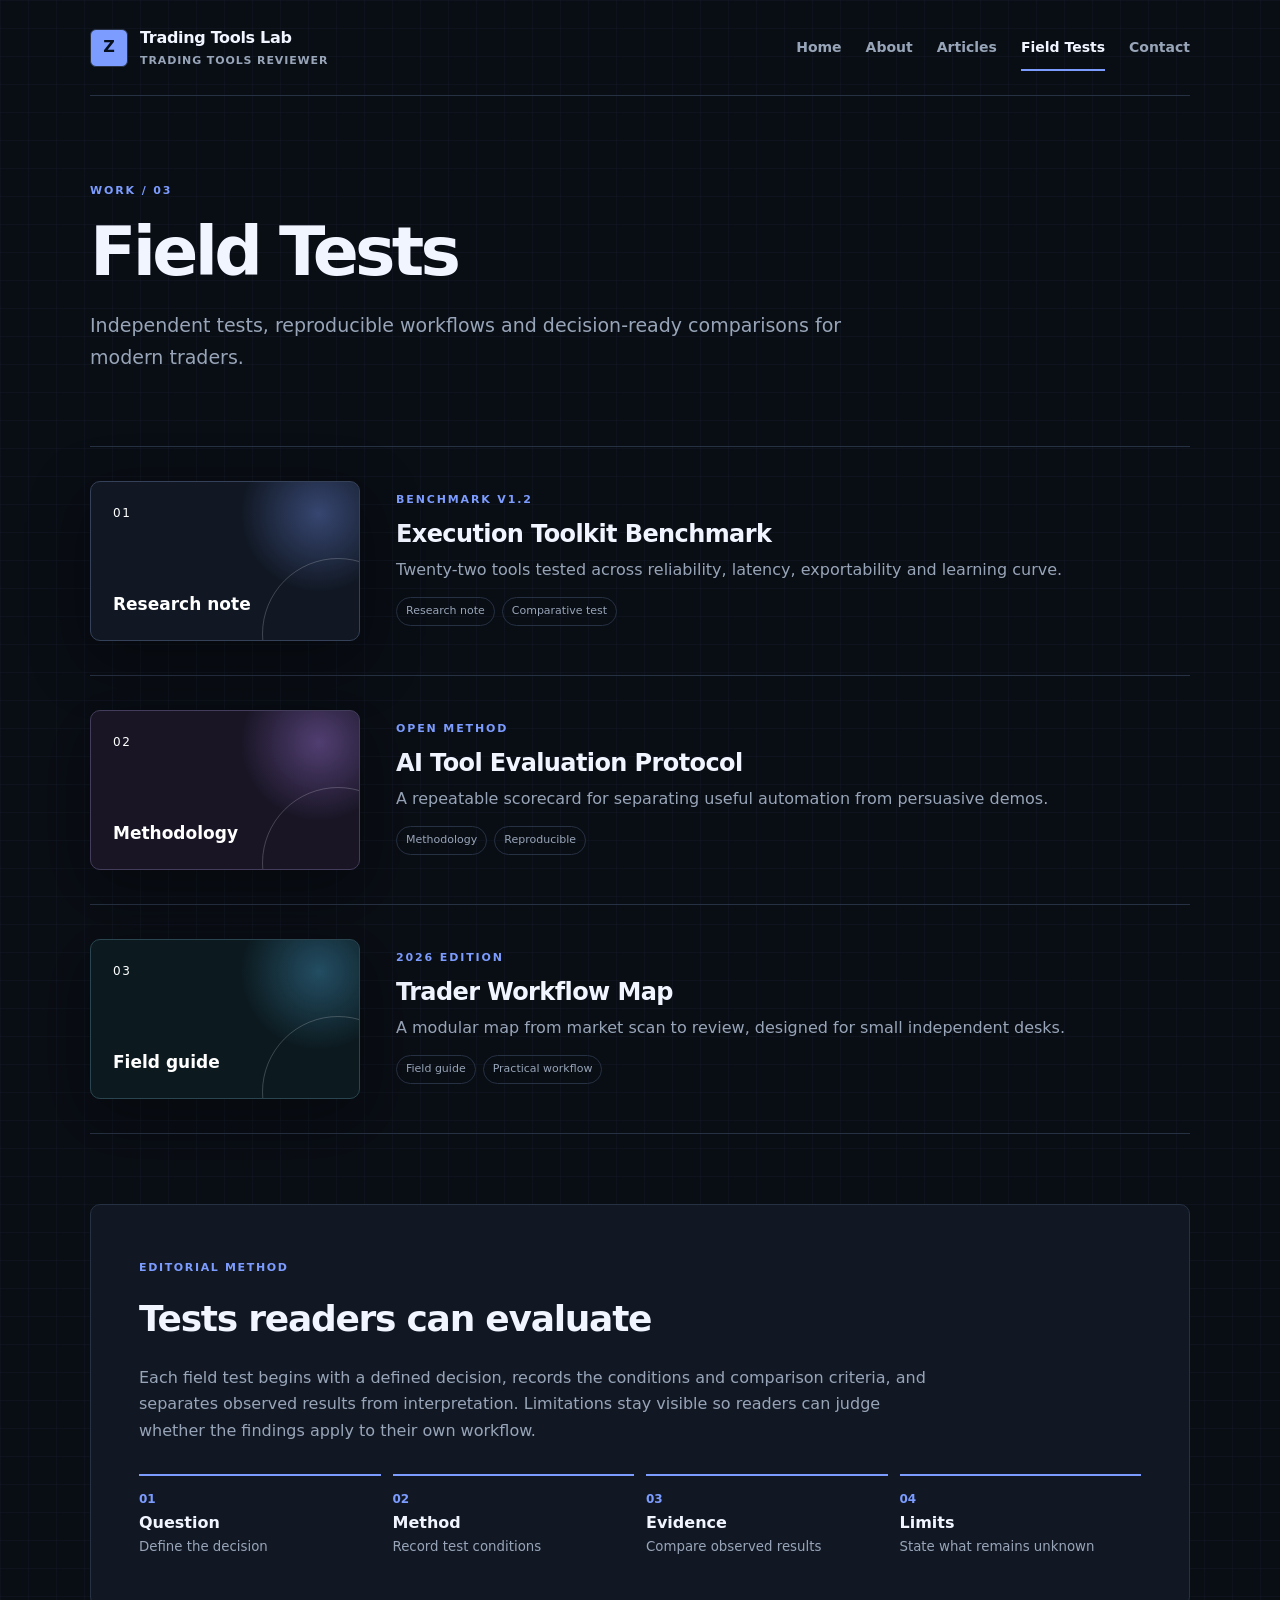
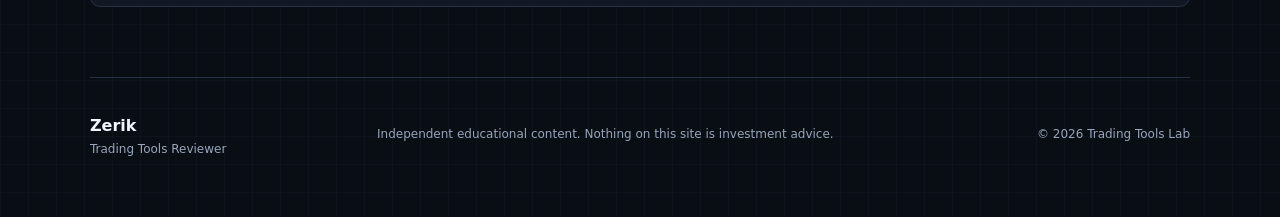
<file: research.html>
<!doctype html>
<html lang="en">
<head>
  <meta charset="utf-8">
  <meta name="viewport" content="width=device-width, initial-scale=1">
  <meta name="description" content="Zerik's research and project archive.">
  <meta name="theme-color" content="#10141f">
  <link rel="icon" href="data:,">
  <title>Field Tests · Zerik</title>
  <link rel="stylesheet" href="css/main.css">
  <link rel="stylesheet" href="css/theme.css">
  <link rel="stylesheet" href="css/responsive.css">
  <script src="config.js"></script>
  <script src="js/main.js" defer></script>
</head>
<body class="theme-terminal">
  <a class="skip-link" href="#content">Skip to content</a>
  <div class="site-shell">
    <header class="site-header"><a class="brand" href="index.html"><span class="brand-mark">Z</span><span>Trading Tools Lab<small>Trading Tools Reviewer</small></span></a><button class="nav-toggle" aria-expanded="false" aria-label="Toggle navigation">Menu</button><nav><a href="index.html">Home</a><a href="about.html">About</a><a href="articles.html">Articles</a><a href="research.html" aria-current="page">Field Tests</a><a href="contact.html">Contact</a></nav></header>
    <main id="content"><section class="page-hero"><span class="kicker">WORK / 03</span><h1>Field Tests</h1><p>Independent tests, reproducible workflows and decision-ready comparisons for modern traders.</p></section><section class="publication-list"><article class="publication research-item"><div class="pub-visual visual-1"><span>01</span><b>Research note</b></div><div class="pub-copy"><span class="eyebrow">Benchmark v1.2</span><h3>Execution Toolkit Benchmark</h3><p>Twenty-two tools tested across reliability, latency, exportability and learning curve.</p><div class="pub-meta"><span>Research note</span><span>Comparative test</span></div></div></article><article class="publication research-item"><div class="pub-visual visual-2"><span>02</span><b>Methodology</b></div><div class="pub-copy"><span class="eyebrow">Open method</span><h3>AI Tool Evaluation Protocol</h3><p>A repeatable scorecard for separating useful automation from persuasive demos.</p><div class="pub-meta"><span>Methodology</span><span>Reproducible</span></div></div></article><article class="publication research-item"><div class="pub-visual visual-3"><span>03</span><b>Field guide</b></div><div class="pub-copy"><span class="eyebrow">2026 edition</span><h3>Trader Workflow Map</h3><p>A modular map from market scan to review, designed for small independent desks.</p><div class="pub-meta"><span>Field guide</span><span>Practical workflow</span></div></div></article></section><section class="method"><span>Editorial method</span><h2>Tests readers can evaluate</h2><p>Each field test begins with a defined decision, records the conditions and comparison criteria, and separates observed results from interpretation. Limitations stay visible so readers can judge whether the findings apply to their own workflow.</p><div class="method-grid"><div><b>01</b><strong>Question</strong><small>Define the decision</small></div><div><b>02</b><strong>Method</strong><small>Record test conditions</small></div><div><b>03</b><strong>Evidence</strong><small>Compare observed results</small></div><div><b>04</b><strong>Limits</strong><small>State what remains unknown</small></div></div></section></main>
    <footer><div><strong>Zerik</strong><span>Trading Tools Reviewer</span></div><p>Independent educational content. Nothing on this site is investment advice.</p><p>© <span data-year></span> Trading Tools Lab</p></footer>
  </div>
</body>
</html>
</file>
<file: css/main.css>
:root{--bg:#f7f7f5;--surface:#fff;--ink:#18202b;--muted:#68717d;--line:#dce0e4;--accent:#1772d0;--accent2:#f09228;--shadow:0 18px 50px rgba(16,24,40,.08);--radius:18px}*{box-sizing:border-box}html{scroll-behavior:smooth}body{margin:0;background:var(--bg);color:var(--ink);font-family:Inter,ui-sans-serif,system-ui,-apple-system,"Segoe UI",sans-serif;font-size:16px;line-height:1.65}.skip-link{position:fixed;left:12px;top:-60px;background:var(--ink);color:var(--surface);padding:10px 14px;z-index:99}.skip-link:focus{top:12px}a{color:var(--accent);text-decoration:none}a:hover{color:var(--accent2)}img{max-width:100%;display:block}.site-shell{width:min(1100px,calc(100% - 40px));margin:auto}.site-header{min-height:96px;display:flex;align-items:center;justify-content:space-between;border-bottom:1px solid var(--line);gap:24px}.brand{display:flex;align-items:center;gap:12px;color:var(--ink);font-weight:800;letter-spacing:-.02em}.brand small{display:block;color:var(--muted);font-size:11px;font-weight:600;letter-spacing:.08em;text-transform:uppercase}.brand-mark{width:38px;height:38px;display:grid;place-items:center;border:1px solid var(--line);border-radius:50%;color:var(--accent)}nav{display:flex;align-items:center;gap:24px}nav a{color:var(--muted);font-size:14px;font-weight:650}nav a[aria-current=page]{color:var(--ink);position:relative}nav a[aria-current=page]:after{content:"";position:absolute;left:0;right:0;bottom:-12px;height:2px;background:var(--accent)}.nav-toggle{display:none}.hero{display:grid;grid-template-columns:minmax(0,1.65fr) minmax(280px,.85fr);gap:64px;align-items:center;padding:78px 0 72px}.kicker,.eyebrow{font-size:11px;font-weight:800;letter-spacing:.17em;text-transform:uppercase;color:var(--accent)}.hero-name{font-size:clamp(54px,9vw,104px);line-height:.9;letter-spacing:-.07em;margin:22px 0 8px;font-weight:850}.hero h1{font-size:clamp(22px,3vw,34px);line-height:1.1;margin:0 0 24px;font-weight:650}.lead{font-size:18px;line-height:1.7;color:var(--muted);max-width:720px}.school{display:flex;flex-direction:column;border-left:3px solid var(--accent);padding-left:15px;margin:28px 0}.school span{font-size:13px;color:var(--muted)}.hero-links{display:flex;gap:12px;flex-wrap:wrap}.button{display:inline-flex;align-items:center;justify-content:center;min-height:44px;padding:0 18px;border-radius:99px;background:var(--accent);color:white;font-size:14px;font-weight:750}.button:hover{color:white;filter:brightness(1.08)}.button.ghost{background:transparent;color:var(--ink);border:1px solid var(--line)}.topic-row{display:flex;gap:8px;flex-wrap:wrap;margin-top:26px}.topic-row span,.pub-meta span{font-size:11px;border:1px solid var(--line);border-radius:99px;padding:4px 9px;color:var(--muted)}.section-intro{display:grid;grid-template-columns:1fr 1fr;gap:40px;align-items:end;padding:56px 0 24px;border-top:1px solid var(--line)}.section-intro.compact{margin-top:40px}.section-intro>div{display:flex;align-items:center;gap:18px}.section-intro h2,.page-hero h1{font-size:clamp(38px,6vw,68px);letter-spacing:-.055em;line-height:1;margin:0}.section-intro p{margin:0;color:var(--muted);max-width:520px}.section-no{font-variant-numeric:tabular-nums;color:var(--accent);font-weight:800}.publication-list{display:flex;flex-direction:column}.publication{display:grid;grid-template-columns:270px 1fr;gap:36px;padding:34px 0;border-top:1px solid var(--line);align-items:center}.publication:last-child{border-bottom:1px solid var(--line)}.pub-visual{height:160px;position:relative;padding:22px;display:flex;flex-direction:column;justify-content:space-between;border-radius:var(--radius);background:linear-gradient(135deg,color-mix(in srgb,var(--accent) 78%,#111),#101827);color:white;overflow:hidden;box-shadow:var(--shadow)}.pub-visual:after{content:"";position:absolute;width:150px;height:150px;border:1px solid rgba(255,255,255,.2);border-radius:50%;right:-55px;bottom:-70px}.pub-visual span{font-size:12px;letter-spacing:.14em}.pub-visual b{font-size:17px;max-width:170px}.visual-2{filter:hue-rotate(34deg)}.visual-3{filter:hue-rotate(-30deg)}.visual-4{filter:saturate(.7)}.pub-copy h3{font-size:24px;line-height:1.25;letter-spacing:-.025em;margin:8px 0}.pub-copy h3 a{color:var(--ink)}.pub-copy p{margin:0 0 14px;color:var(--muted)}.pub-meta{display:flex;gap:7px;flex-wrap:wrap;margin:12px 0}.text-link{font-size:13px;font-weight:750}.research-preview{display:grid;grid-template-columns:repeat(3,1fr);gap:14px;margin-bottom:80px}.research-preview a{min-height:176px;padding:24px;border:1px solid var(--line);border-radius:var(--radius);background:var(--surface);display:flex;flex-direction:column;color:var(--ink);transition:.2s}.research-preview a:hover{transform:translateY(-4px);box-shadow:var(--shadow)}.research-preview span,.research-preview small{font-size:11px;color:var(--muted);text-transform:uppercase;letter-spacing:.1em}.research-preview strong{font-size:20px;line-height:1.3;margin:18px 0 auto}.newsletter{margin:20px 0 80px;padding:48px;border-radius:calc(var(--radius) * 1.4);background:var(--ink);color:var(--surface)}.newsletter>span{color:var(--accent);font-size:12px;font-weight:800;text-transform:uppercase;letter-spacing:.15em}.newsletter h2{font-size:clamp(30px,5vw,54px);line-height:1.05;letter-spacing:-.045em;margin:12px 0}.newsletter p{color:color-mix(in srgb,var(--surface) 70%,transparent);max-width:680px}.page-hero{padding:80px 0 54px;max-width:850px}.page-hero h1{margin:16px 0 24px}.page-hero p{font-size:19px;color:var(--muted);max-width:760px}.page-hero code,.method code,.contact-grid code{font-size:.84em;background:color-mix(in srgb,var(--accent) 10%,transparent);padding:2px 6px;border-radius:6px}.about-grid{display:grid;grid-template-columns:minmax(280px,.85fr) 1.35fr;gap:64px;padding-bottom:60px}.about-grid img{border-radius:var(--radius);aspect-ratio:1/1;object-fit:cover}.about-grid h2{font-size:28px;margin:0 0 16px}.about-grid h2:not(:first-child){margin-top:38px}.about-grid dl{display:grid;grid-template-columns:120px 1fr;margin:0}.about-grid dt,.about-grid dd{padding:12px 0;border-bottom:1px solid var(--line)}.about-grid dt{color:var(--muted);font-size:13px}.about-grid dd{margin:0;font-weight:650}.principles{padding:0;list-style:none}.principles li{padding:13px 0 13px 28px;border-bottom:1px solid var(--line);position:relative}.principles li:before{content:"✓";position:absolute;left:0;color:var(--accent);font-weight:900}.quote{margin:20px 0 80px;padding:46px;border:1px solid var(--line);border-radius:var(--radius);background:var(--surface)}.quote p{font-family:Georgia,serif;font-size:clamp(26px,4vw,40px);line-height:1.3;margin:0 0 20px}.filter-row{display:flex;gap:8px;flex-wrap:wrap;margin-bottom:18px}.filter-row button{border:1px solid var(--line);background:transparent;color:var(--muted);border-radius:99px;padding:8px 13px;cursor:pointer}.filter-row button.active{background:var(--ink);color:var(--surface)}.method{margin:70px 0;padding:48px;border-radius:var(--radius);background:var(--surface);border:1px solid var(--line)}.method>span,.contact-grid>div>span{font-size:11px;color:var(--accent);font-weight:800;text-transform:uppercase;letter-spacing:.15em}.method h2{font-size:36px;letter-spacing:-.035em;margin:10px 0}.method p{color:var(--muted);max-width:800px}.method-grid{display:grid;grid-template-columns:repeat(4,1fr);gap:12px;margin-top:30px}.method-grid div{border-top:2px solid var(--accent);padding-top:14px;display:flex;flex-direction:column}.method-grid b{color:var(--accent);font-size:12px}.method-grid small{color:var(--muted)}.contact-grid{display:grid;grid-template-columns:repeat(3,1fr);gap:14px;margin-bottom:80px}.contact-grid>div{padding:30px;border:1px solid var(--line);border-radius:var(--radius);background:var(--surface)}.contact-grid h2{font-size:24px;line-height:1.2}.contact-grid p{color:var(--muted)}.article-detail{max-width:820px;margin:70px auto}.article-detail h1{font-size:clamp(40px,7vw,72px);letter-spacing:-.055em;line-height:1.02}.article-detail .dek{font-size:21px;color:var(--muted)}.article-body{font-family:Georgia,serif;font-size:19px;line-height:1.85}.article-body h2{font-family:Inter,system-ui,sans-serif;font-size:30px;letter-spacing:-.03em;margin-top:48px}.article-body blockquote{border-left:3px solid var(--accent);margin:32px 0;padding:1px 0 1px 24px;color:var(--muted)}footer{min-height:140px;padding:35px 0;border-top:1px solid var(--line);display:grid;grid-template-columns:1fr 2fr 1fr;gap:24px;color:var(--muted);font-size:12px;align-items:start}footer div{display:flex;flex-direction:column}footer strong{color:var(--ink);font-size:16px}footer p:last-child{text-align:right}
</file>
<file: css/theme.css>
:root{--bg:#090d14;--surface:#111824;--ink:#f1f5ff;--muted:#98a5b8;--line:#263143;--accent:#7c9cff;--accent2:#ffd56a;--shadow:0 18px 60px rgba(0,0,0,.38);--radius:10px}body{background-image:linear-gradient(rgba(124,156,255,.035) 1px,transparent 1px),linear-gradient(90deg,rgba(124,156,255,.035) 1px,transparent 1px);background-size:28px 28px}.brand-mark{border-radius:6px;background:var(--accent);color:#07101f}.hero-name{font-family:"Arial Narrow",Inter,sans-serif;text-transform:uppercase}.hero h1{color:var(--accent2);font-family:ui-monospace,monospace}.hero-console{border:1px solid var(--line);background:rgba(17,24,36,.88);box-shadow:var(--shadow);padding:18px;border-radius:var(--radius);font-family:ui-monospace,monospace}.console-head,.score-row{display:flex;align-items:center;justify-content:space-between;border-bottom:1px solid var(--line);padding:12px 0}.console-head{padding-top:0;color:var(--muted);font-size:11px}.pulse{color:#5bff9d}.score-row b{font-size:40px;color:var(--accent2)}.score-row span{font-size:13px}.score-row small,.console-foot{color:var(--muted);font-size:10px}.console-foot{padding-top:14px}.pub-visual{border:1px solid #344158;background:radial-gradient(circle at 85% 20%,rgba(124,156,255,.35),transparent 30%),#111824}.newsletter{background:linear-gradient(120deg,#131c2a,#1a2540);border:1px solid var(--line)}
.newsletter {
  color: var(--ink);
}

.newsletter p {
  color: var(--muted);
}
</file>
<file: css/responsive.css>
@media(max-width:820px){.site-shell{width:min(100% - 28px,1100px)}.site-header{min-height:76px;position:relative}.nav-toggle{display:block;border:1px solid var(--line);background:transparent;color:var(--ink);border-radius:99px;padding:8px 13px}.site-header nav{display:none;position:absolute;top:68px;left:0;right:0;z-index:20;background:var(--surface);border:1px solid var(--line);border-radius:14px;padding:14px;box-shadow:var(--shadow);flex-direction:column;align-items:stretch;gap:0}.site-header nav.open{display:flex}.site-header nav a{padding:11px}.site-header nav a:after{display:none}.hero{grid-template-columns:1fr;gap:34px;padding:54px 0}.hero-name{font-size:68px}.section-intro{grid-template-columns:1fr;gap:16px}.publication{grid-template-columns:1fr;gap:18px}.pub-visual{height:150px}.research-preview,.contact-grid{grid-template-columns:1fr}.about-grid{grid-template-columns:1fr;gap:32px}.about-grid img{max-width:520px}.method-grid{grid-template-columns:repeat(2,1fr)}footer{grid-template-columns:1fr}footer p:last-child{text-align:left}}@media(max-width:520px){body{font-size:15px}.hero-name{font-size:55px}.hero-links{flex-direction:column;align-items:stretch}.section-intro h2,.page-hero h1{font-size:42px}.newsletter,.method,.quote{padding:28px}.about-grid dl{grid-template-columns:1fr}.about-grid dt{padding-bottom:0;border:0}.method-grid{grid-template-columns:1fr}.article-detail{margin:44px 0}.article-detail h1{font-size:42px}}@media(prefers-reduced-motion:reduce){*{scroll-behavior:auto!important;transition:none!important}}
</file>
<file: css/content.css>
.loading,
.empty-state {
  padding: 32px 0;
  color: var(--muted);
  border-top: 1px solid var(--line);
}

[hidden] {
  display: none !important;
}

.article-body img {
  width: 100%;
  height: auto;
  margin: 28px 0;
  border: 1px solid var(--line);
  border-radius: var(--radius);
}
</file>
